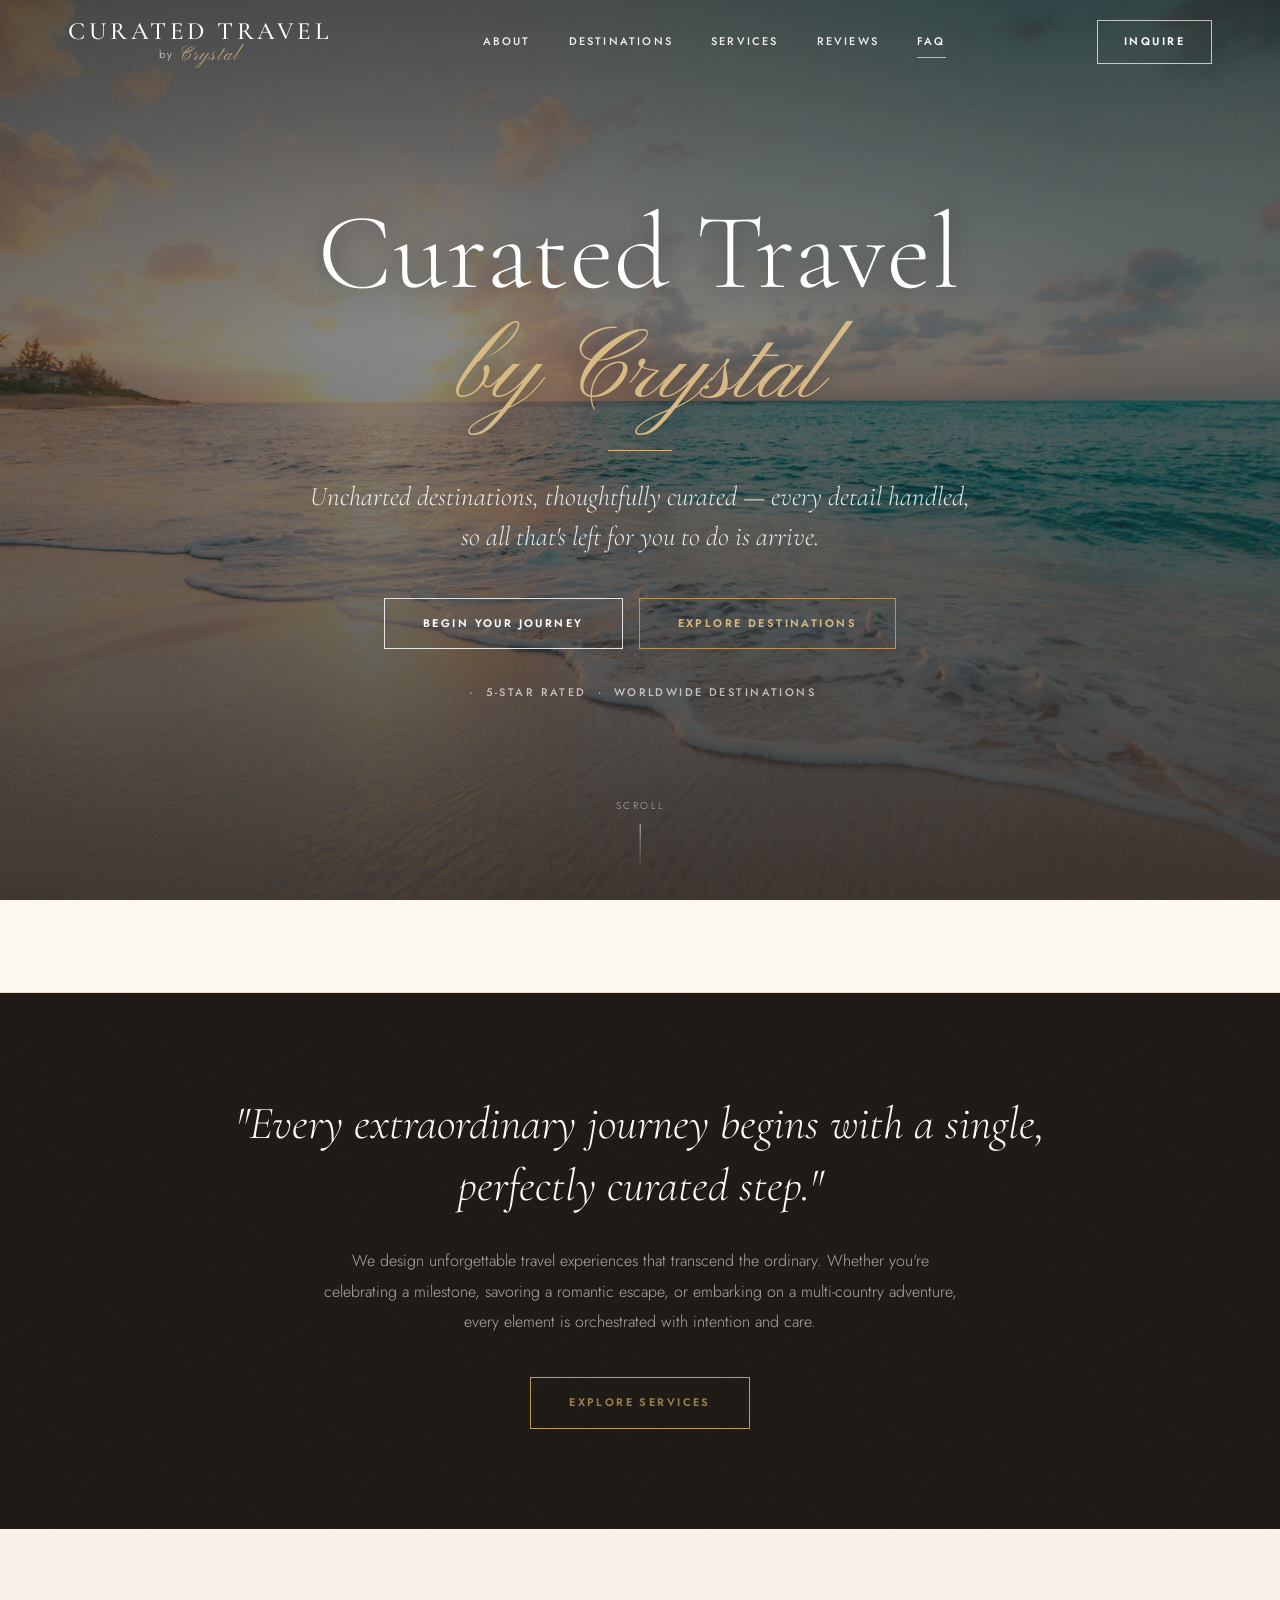
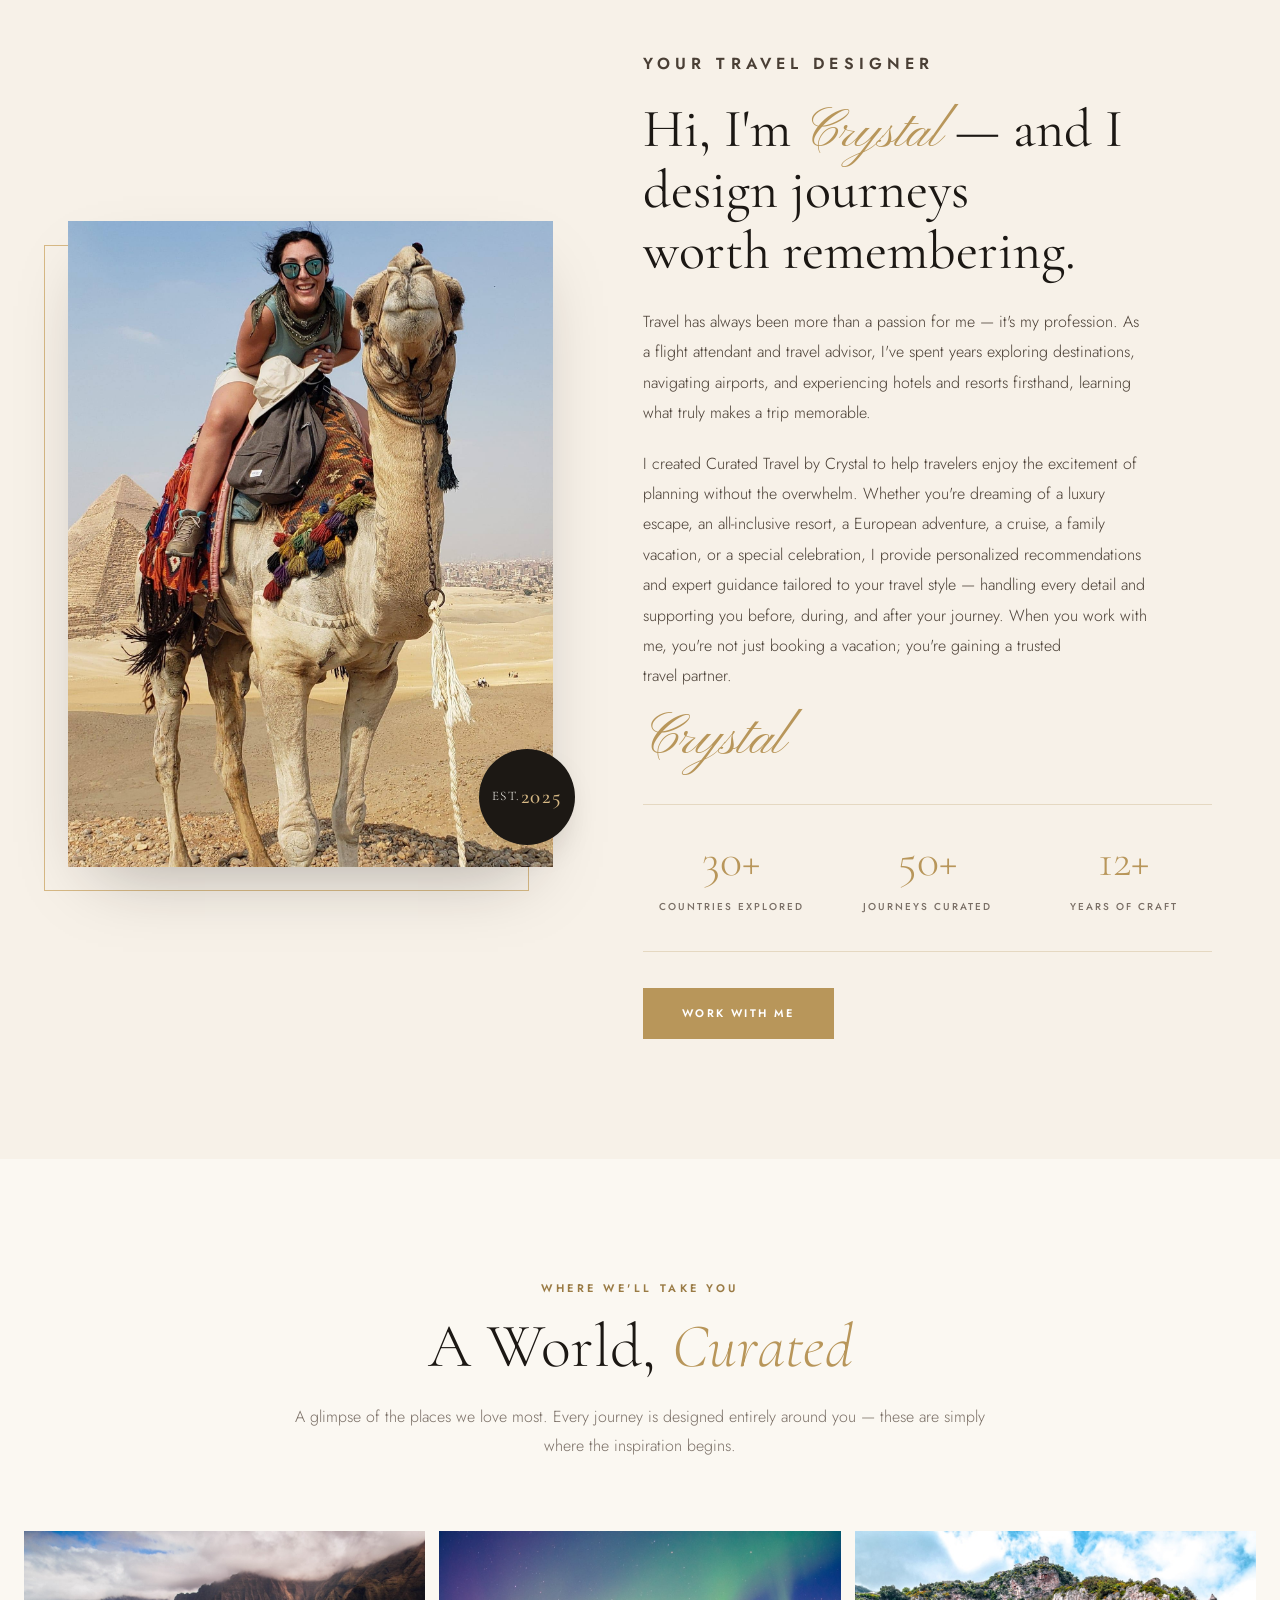
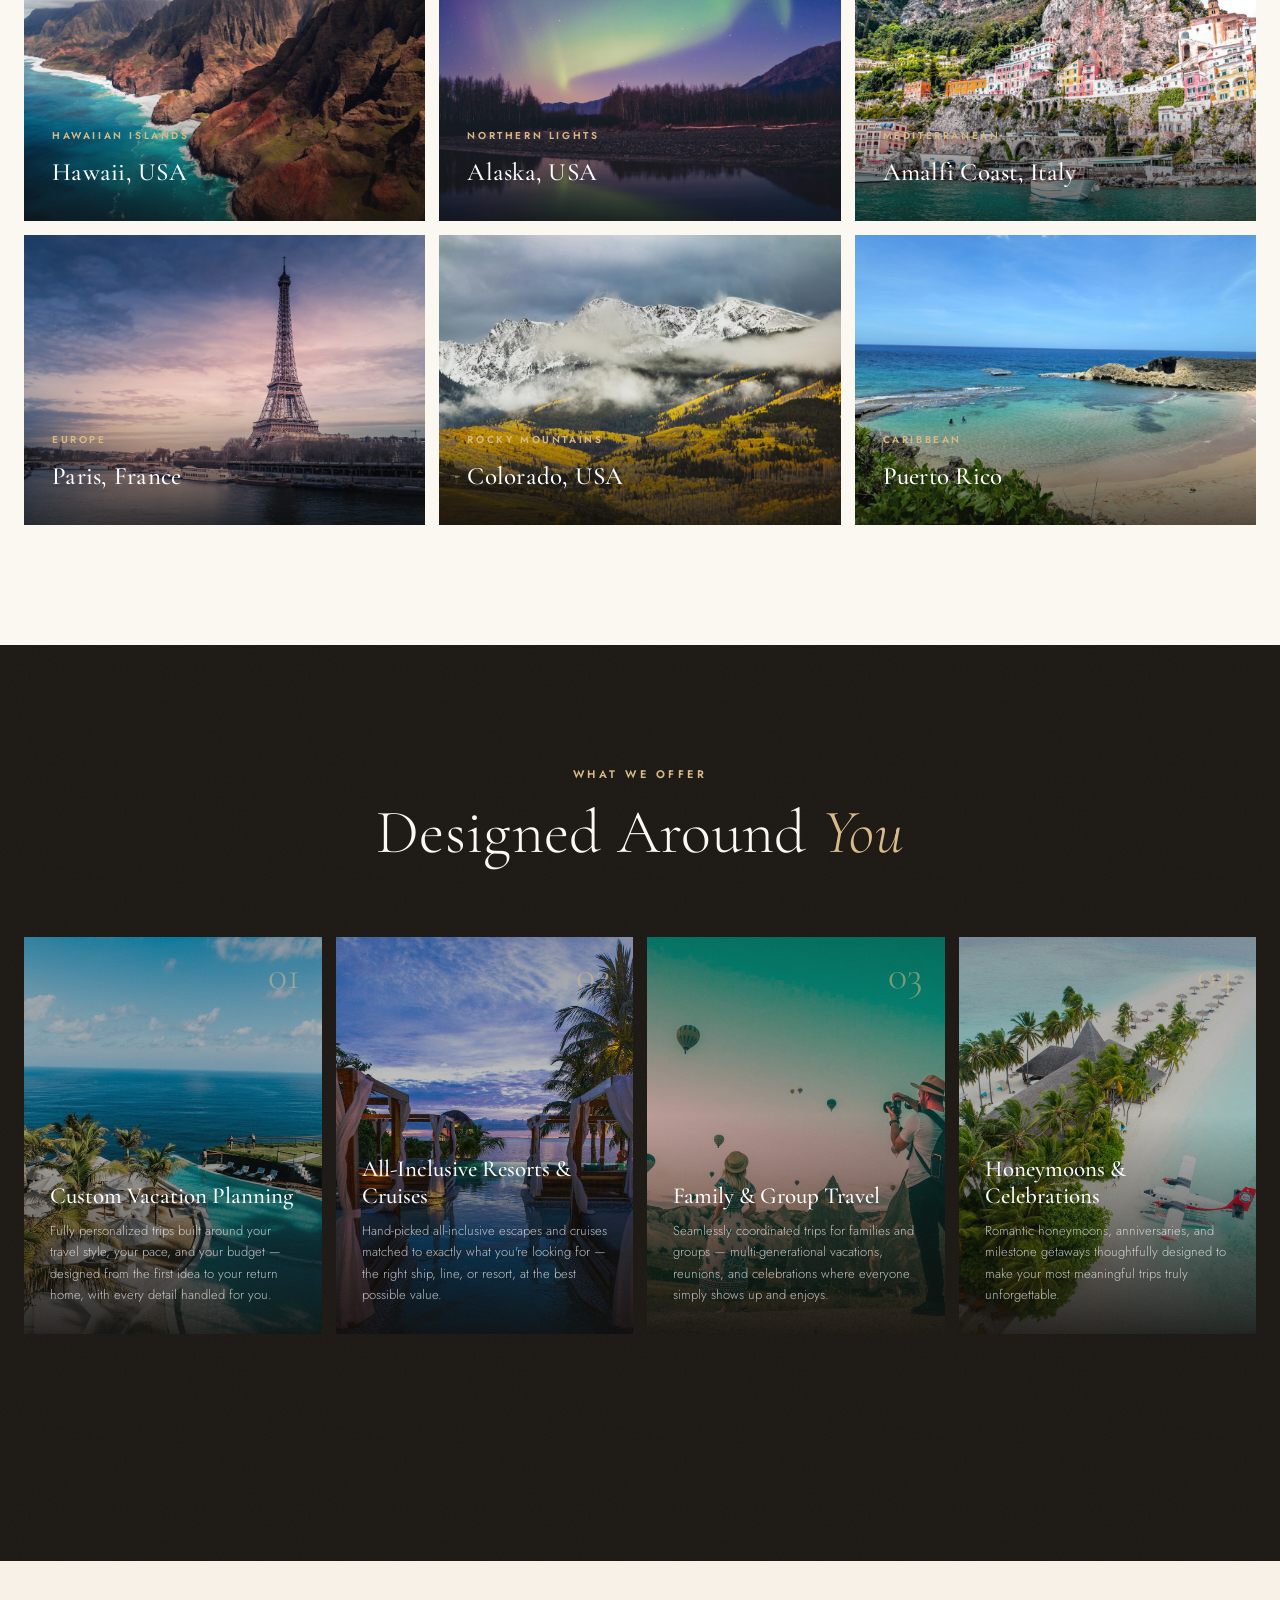
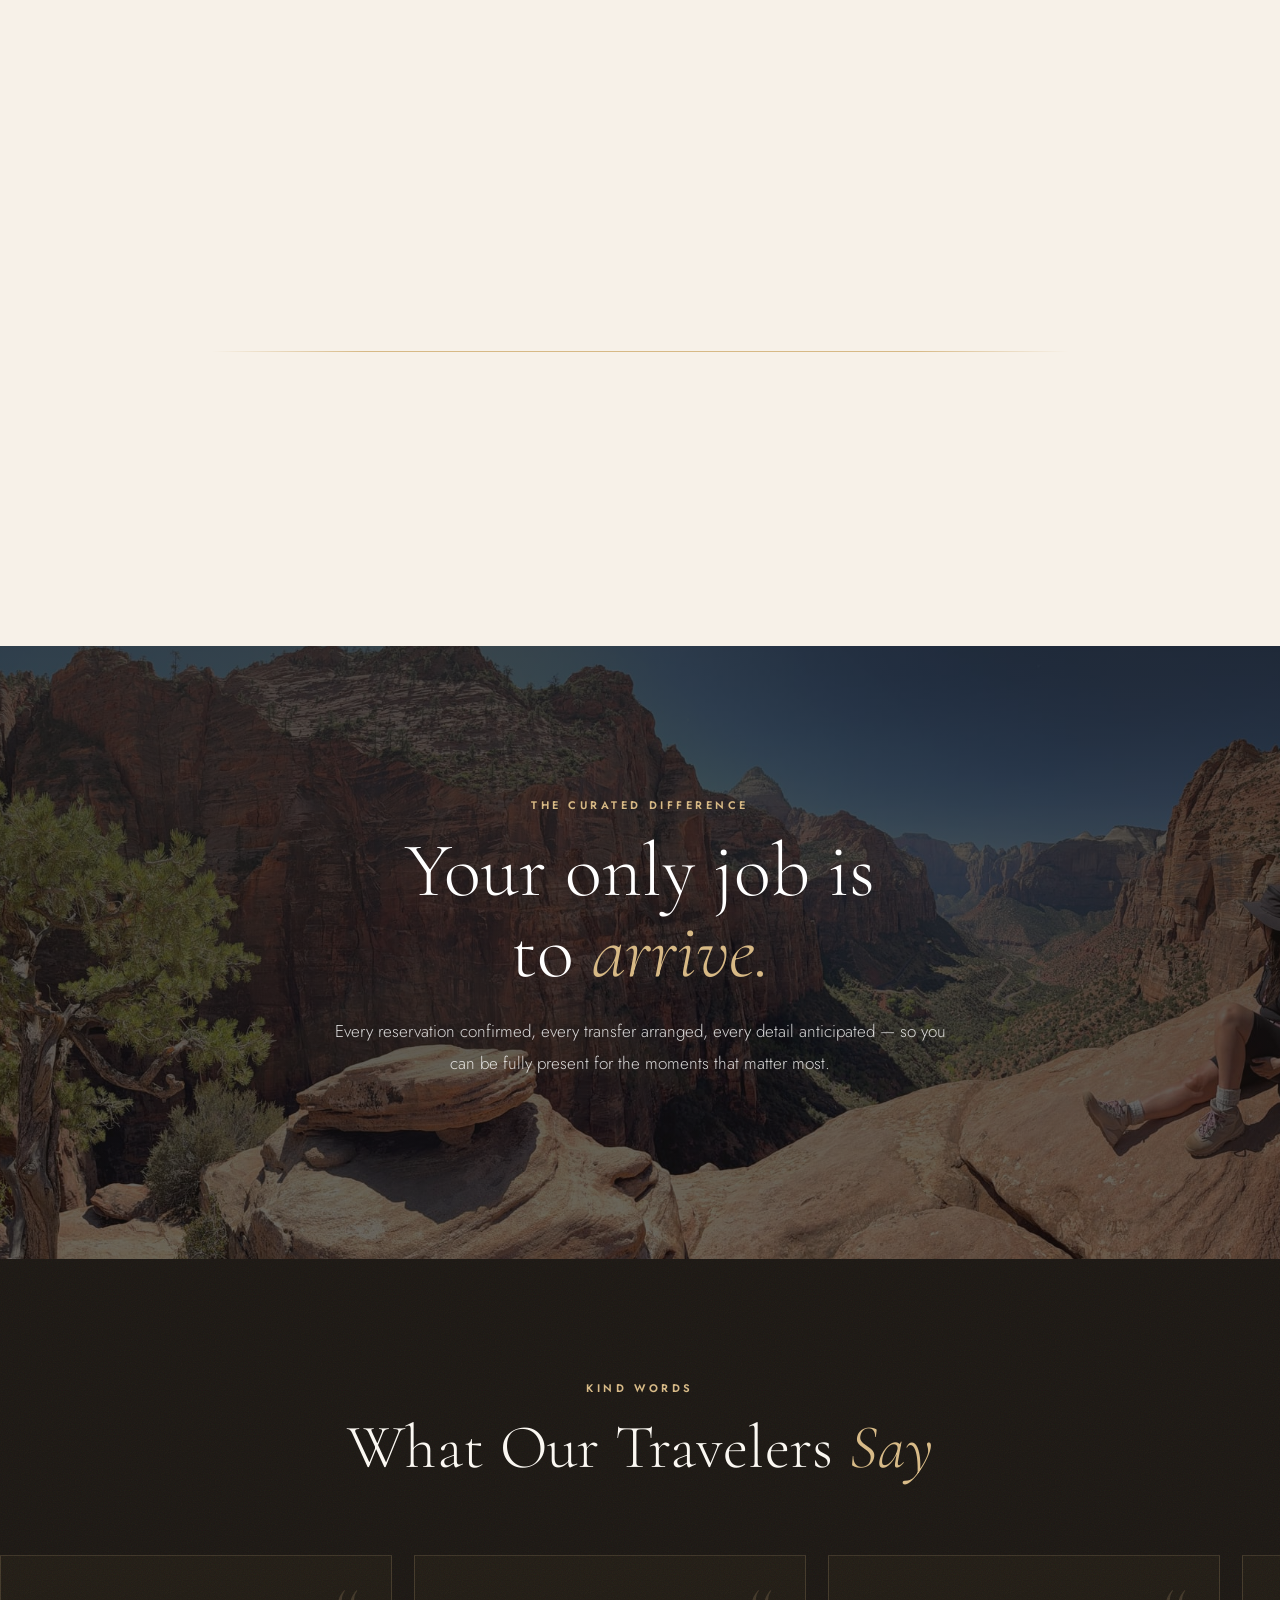
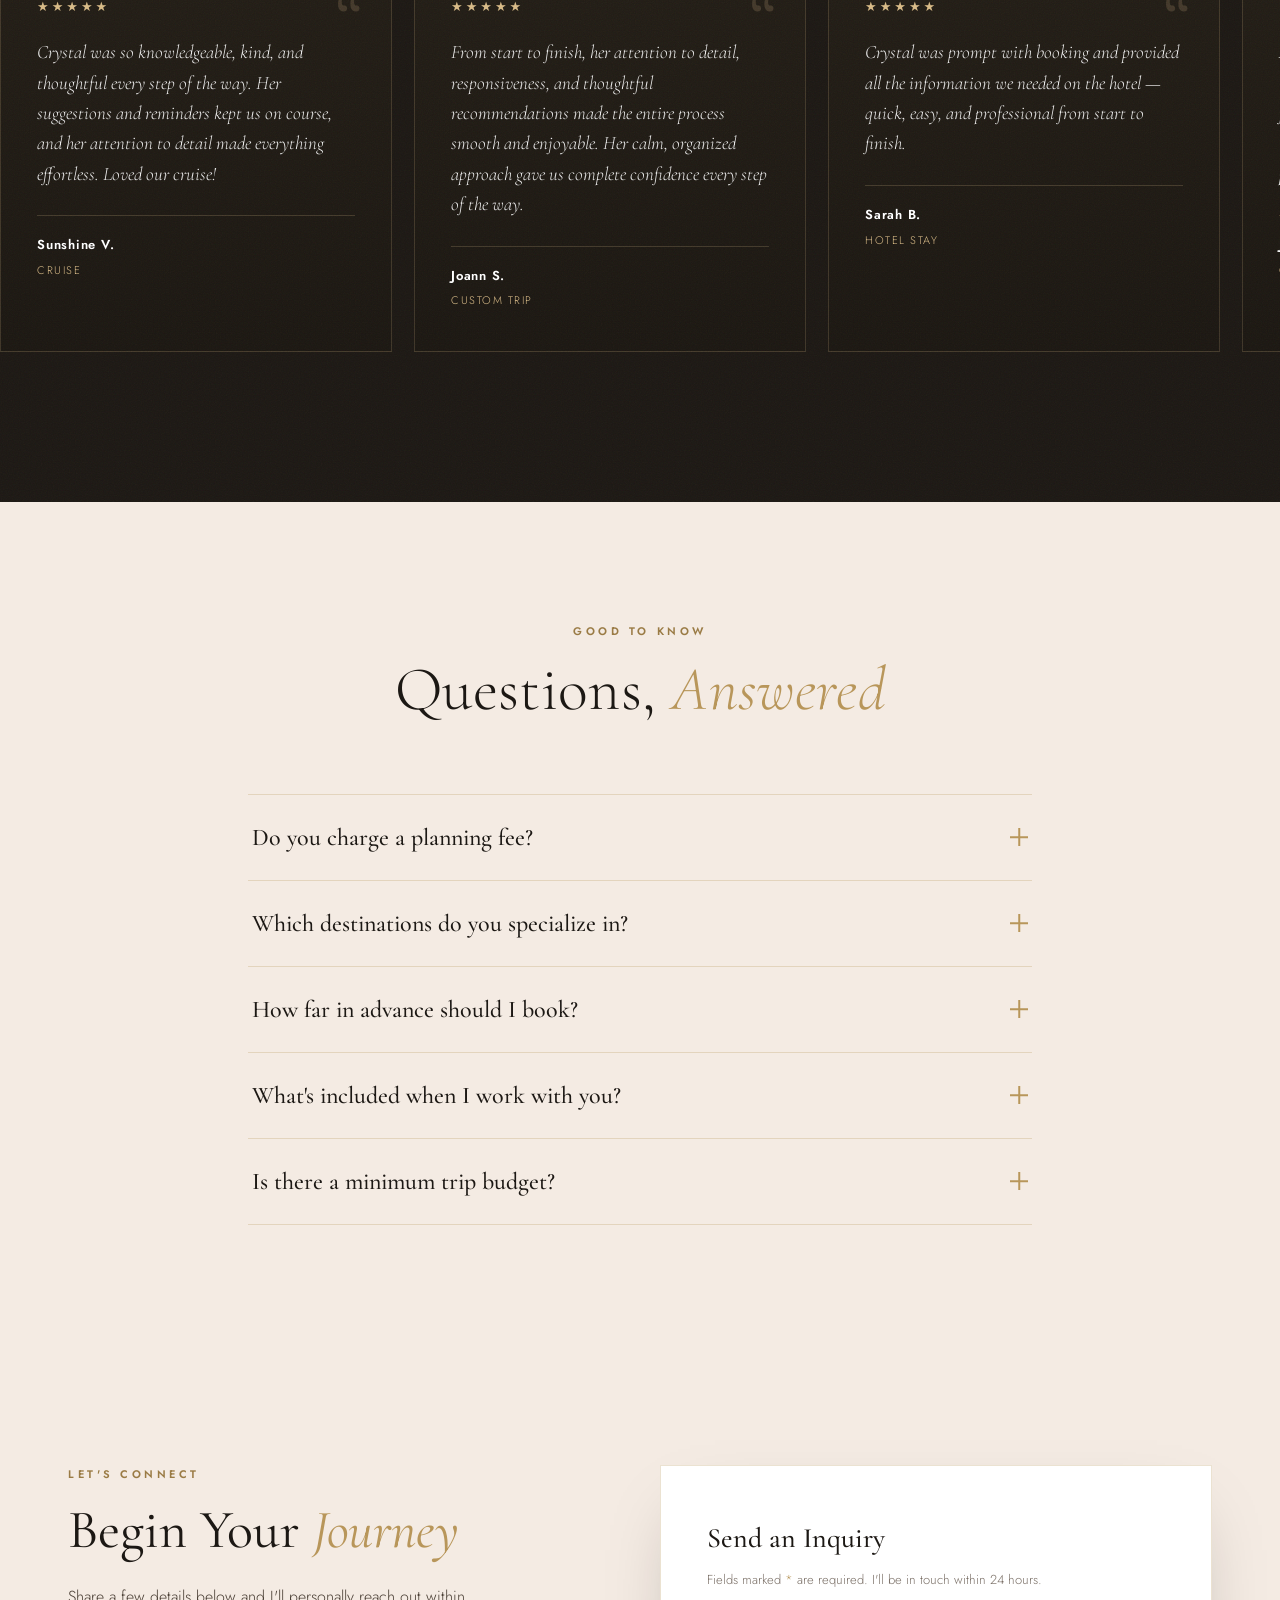
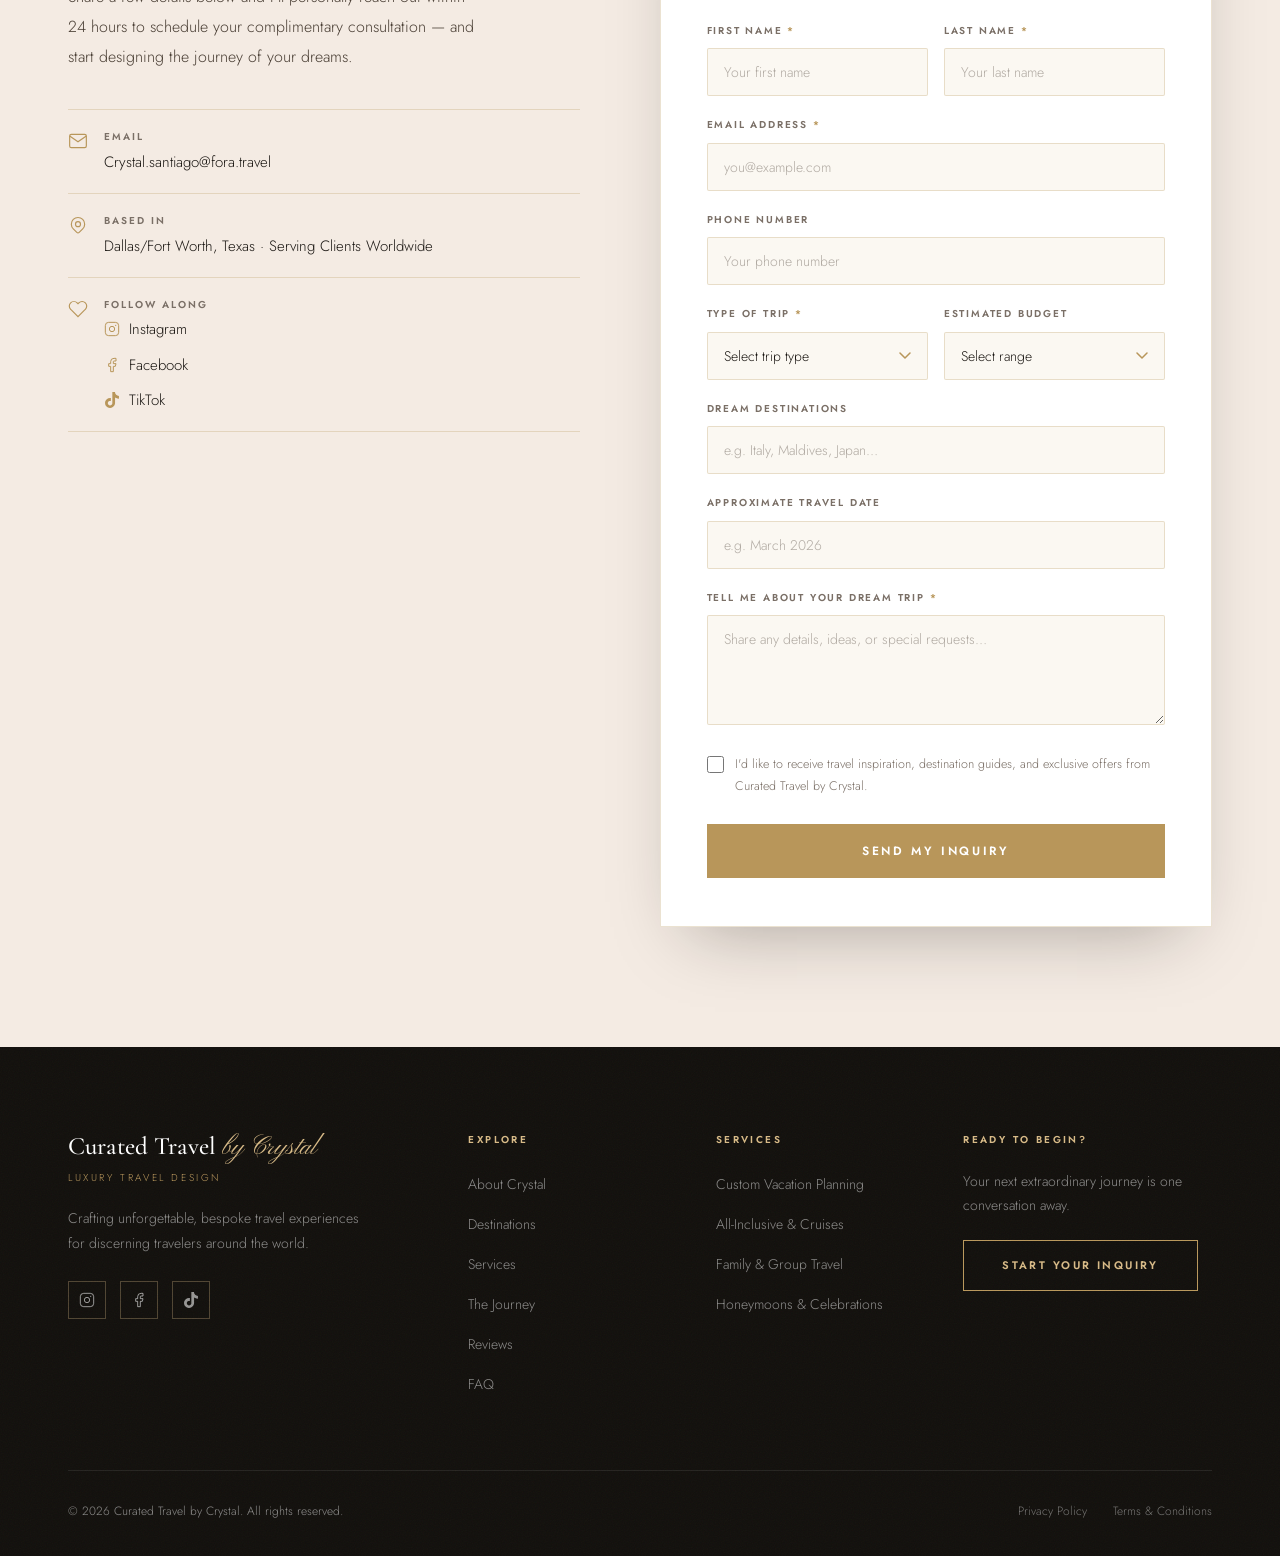
<file: index.html>
<!DOCTYPE html>
<html lang="en">
<head>
<meta charset="UTF-8">
<meta name="viewport" content="width=device-width, initial-scale=1.0">
<meta name="theme-color" content="#1C1814">
<title>Curated Travel by Crystal | Helping You Experience Uncharted Destinations Through Curated Travel</title>
<meta name="description" content="Curated Travel by Crystal — expert guidance and personalized itineraries for stress-free travel from start to finish.">
<link rel="canonical" href="https://curatedtravelsbycrystal.com/">

<!-- Open Graph / social sharing -->
<meta property="og:type" content="website">
<meta property="og:site_name" content="Curated Travel by Crystal">
<meta property="og:title" content="Curated Travel by Crystal | Uncharted Destinations, Thoughtfully Curated">
<meta property="og:description" content="Expert guidance and personalized itineraries for stress-free travel from start to finish.">
<meta property="og:image" content="images/hero.jpg">
<meta property="og:url" content="https://curatedtravelsbycrystal.com/">
<meta name="twitter:card" content="summary_large_image">
<meta name="twitter:title" content="Curated Travel by Crystal | Uncharted Destinations, Thoughtfully Curated">
<meta name="twitter:description" content="Expert guidance and personalized itineraries for stress-free travel from start to finish.">
<meta name="twitter:image" content="images/hero.jpg">

<!-- Favicon -->
<link rel="icon" type="image/svg+xml" href="favicon.svg">

<!-- Fonts -->
<link rel="preconnect" href="https://fonts.googleapis.com">
<link rel="preconnect" href="https://fonts.gstatic.com" crossorigin>
<link href="https://fonts.googleapis.com/css2?family=Cormorant+Garamond:ital,wght@0,300;0,400;0,500;0,600;1,300;1,400;1,500;1,600&family=Pinyon+Script&family=Jost:wght@300;400;500;600&display=swap" rel="stylesheet">

<!-- Hero image preload (largest contentful paint) -->
<link rel="preload" as="image" href="images/hero.jpg" fetchpriority="high">

<link rel="stylesheet" href="css/styles.css">
<noscript><style>.reveal{opacity:1!important;transform:none!important}.hero-img{opacity:1!important;transform:scale(1.02)!important}</style></noscript>

<!-- Structured data for search engines -->
<script type="application/ld+json">
{
  "@context": "https://schema.org",
  "@type": "TravelAgency",
  "name": "Curated Travel by Crystal",
  "description": "Bespoke luxury travel design for discerning travelers — honeymoons, anniversaries, family escapes and destination weddings.",
  "image": "images/hero.jpg",
  "url": "https://curatedtravelsbycrystal.com/",
  "email": "Crystal.santiago@fora.travel",
  "priceRange": "$$",
  "areaServed": "Worldwide",
  "address": { "@type": "PostalAddress", "addressLocality": "Dallas-Fort Worth", "addressRegion": "TX", "addressCountry": "US" },
  "sameAs": ["https://www.instagram.com/unchartedwithcrystal/", "https://www.facebook.com/unchartedwithcrystal/"]
}
</script>
</head>
<body>

<a href="#main" class="skip-link">Skip to content</a>

<!-- ─────────── NAVIGATION ─────────── -->
<header id="navbar" role="banner">
  <div class="nav-inner">
    <a href="#home" class="nav-logo" aria-label="Curated Travel by Crystal — Home">
      <span class="nav-logo-main">Curated Travel</span>
      <span class="nav-logo-sub">by <em class="signature">Crystal</em></span>
    </a>
    <nav class="nav-links" aria-label="Primary">
      <a href="#about" data-spy="about">About</a>
      <a href="#destinations" data-spy="destinations">Destinations</a>
      <a href="#services" data-spy="services">Services</a>
      <a href="#testimonials" data-spy="testimonials">Reviews</a>
      <a href="#faq" data-spy="faq">FAQ</a>
    </nav>
    <a href="#contact" class="btn btn-gold nav-cta">Inquire</a>
    <button class="nav-hamburger" id="hamburgerBtn" aria-label="Open menu" aria-expanded="false" aria-controls="mobileNav">
      <span></span><span></span><span></span>
    </button>
  </div>
</header>

<!-- Mobile drawer -->
<div class="mobile-nav" id="mobileNav" role="dialog" aria-modal="true" aria-label="Mobile navigation" hidden>
  <button class="mobile-close" id="mobileClose" aria-label="Close menu">&times;</button>
  <a href="#about">About</a>
  <a href="#destinations">Destinations</a>
  <a href="#services">Services</a>
  <a href="#process">Journey</a>
  <a href="#testimonials">Reviews</a>
  <a href="#faq">FAQ</a>
  <a href="#contact" class="mobile-cta">Begin Your Journey</a>
</div>

<main id="main">

<!-- ─────────── HERO ─────────── -->
<section id="home" class="hero" aria-label="Welcome">
  <div class="hero-media">
    <img src="images/hero.jpg" alt="A serene tropical beach at golden sunset" class="hero-img" fetchpriority="high">
  </div>
  <div class="hero-overlay" aria-hidden="true"></div>
  <div class="grain" aria-hidden="true"></div>
  <div class="hero-content">
    <h1 class="hero-title reveal">Curated Travel<br><span class="signature signature-xl">by Crystal</span></h1>
    <div class="hero-divider reveal" aria-hidden="true"></div>
    <p class="hero-subtitle reveal">Uncharted destinations, thoughtfully curated — every detail handled, so all that's left for you to do is&nbsp;arrive.</p>
    <div class="hero-actions reveal">
      <a href="#contact" class="btn btn-white">Begin Your Journey</a>
      <a href="#destinations" class="btn btn-ghost">Explore Destinations</a>
    </div>
    <p class="hero-trust reveal"> &nbsp;·&nbsp; 5-Star Rated &nbsp;·&nbsp; Worldwide Destinations</p>
  </div>
  <a href="#trust" class="hero-scroll" aria-label="Scroll down">
    <span>Scroll</span>
    <span class="scroll-line" aria-hidden="true"></span>
  </a>
</section>

<!-- ─────────── TRUST BAR ─────────── -->
<section id="trust" class="trust" aria-label="Affiliations">
  
</section>

<!-- ─────────── INTRO STRIP ─────────── -->
<section id="intro" class="intro" aria-label="Introduction">
  <div class="grain" aria-hidden="true"></div>
  <div class="container">
    <p class="intro-quote reveal">"Every extraordinary journey begins with a single, perfectly curated&nbsp;step."</p>
    <p class="intro-body reveal">We design unforgettable travel experiences that transcend the ordinary. Whether you're celebrating a milestone, savoring a romantic escape, or embarking on a multi-country adventure, every element is orchestrated with intention and&nbsp;care.</p>
    <a href="#services" class="btn btn-ghost reveal">Explore Services</a>
  </div>
</section>

<!-- ─────────── ABOUT ─────────── -->
<section id="about" class="about" aria-label="About Crystal">
  <div class="container">
    <div class="about-grid">
      <div class="about-photo-wrap reveal">
        <div class="about-photo">
          <img src="images/egypt.jpeg" alt="Crystal, your luxury travel designer" loading="lazy" width="600" height="800">
        </div>
        <span class="about-frame" aria-hidden="true"></span>
        <span class="about-badge" aria-hidden="true">Est.<br><strong>2025</strong></span>
      </div>
      <div class="about-text">
        <p class="section-label reveal">Your Travel Designer</p>
        <h2 class="reveal">Hi, I'm <span class="signature">Crystal</span> — and I design journeys worth&nbsp;remembering.</h2>
        <p class="reveal">Travel has always been more than a passion for me — it's my profession. As a flight attendant and travel advisor, I've spent years exploring destinations, navigating airports, and experiencing hotels and resorts firsthand, learning what truly makes a trip&nbsp;memorable.</p>
        <p class="reveal">I created Curated Travel by Crystal to help travelers enjoy the excitement of planning without the overwhelm. Whether you're dreaming of a luxury escape, an all-inclusive resort, a European adventure, a cruise, a family vacation, or a special celebration, I provide personalized recommendations and expert guidance tailored to your travel style — handling every detail and supporting you before, during, and after your journey. When you work with me, you're not just booking a vacation; you're gaining a trusted travel&nbsp;partner.</p>
        <p class="about-sign reveal"><span class="signature signature-lg">Crystal</span></p>
        <div class="stats reveal" aria-label="Highlights">
          <div class="stat"><span class="stat-num" data-count="30" data-suffix="+">0</span><span class="stat-label">Countries Explored</span></div>
          <div class="stat"><span class="stat-num" data-count="50" data-suffix="+">0</span><span class="stat-label">Journeys Curated</span></div>
          <div class="stat"><span class="stat-num" data-count="12" data-suffix="+">0</span><span class="stat-label">Years of Craft</span></div>
        </div>
        <a href="#contact" class="btn btn-gold-solid reveal">Work With Me</a>
      </div>
    </div>
  </div>
</section>

<!-- ─────────── DESTINATIONS ─────────── -->
<section id="destinations" class="destinations" aria-label="Destinations">
  <div class="container">
    <div class="section-head reveal">
      <p class="section-label">Where We'll Take You</p>
      <h2>A World, <span class="italic-gold">Curated</span></h2>
      <p class="section-intro">A glimpse of the places we love most. Every journey is designed entirely around you — these are simply where the inspiration&nbsp;begins.</p>
    </div>
  </div>
  <div class="dest-grid">
    <figure class="dest-cell reveal">
      <img src="images/dest-hawaii.jpg" alt="An aerial view of Hawaii's lush volcanic sea cliffs above turquoise surf" loading="lazy" width="1200" height="800">
      <figcaption><span class="dest-region">Hawaiian Islands</span><span class="dest-name">Hawaii, USA</span></figcaption>
    </figure>
    <figure class="dest-cell reveal">
      <img src="images/dest-alaska.jpg" alt="The green and violet northern lights over an Alaskan mountain and river" loading="lazy" width="1200" height="800">
      <figcaption><span class="dest-region">Northern Lights</span><span class="dest-name">Alaska, USA</span></figcaption>
    </figure>
    <figure class="dest-cell reveal">
      <img src="images/dest-amalfi.jpg" alt="A colorful cliffside village above turquoise water on the Amalfi Coast, Italy" loading="lazy" width="1200" height="800">
      <figcaption><span class="dest-region">Mediterranean</span><span class="dest-name">Amalfi Coast, Italy</span></figcaption>
    </figure>
    <figure class="dest-cell reveal">
      <img src="images/dest-paris.jpg" alt="The Eiffel Tower at dusk in Paris, France" loading="lazy" width="1200" height="800">
      <figcaption><span class="dest-region">Europe</span><span class="dest-name">Paris, France</span></figcaption>
    </figure>
    <figure class="dest-cell reveal">
      <img src="images/dest-colorado.jpg" alt="Snow-capped Rocky Mountain peaks above golden aspen forests near Breckenridge, Colorado" loading="lazy" width="1200" height="800">
      <figcaption><span class="dest-region">Rocky Mountains</span><span class="dest-name">Colorado, USA</span></figcaption>
    </figure>
    <figure class="dest-cell reveal">
      <img src="images/dest-puertorico.jpg" alt="A vibrant turquoise cove with golden sand and lush greenery in Puerto Rico" loading="lazy" width="1200" height="800">
      <figcaption><span class="dest-region">Caribbean</span><span class="dest-name">Puerto Rico</span></figcaption>
    </figure>
  </div>
</section>

<!-- ─────────── SERVICES ─────────── -->
<section id="services" class="services" aria-label="Services">
  <div class="grain" aria-hidden="true"></div>
  <div class="container">
    <div class="section-head reveal">
      <p class="section-label light">What We Offer</p>
      <h2 class="on-dark">Designed Around <span class="italic-gold-lt">You</span></h2>
    </div>
  </div>
  <div class="services-grid">
    <article class="service-card reveal">
      <img src="images/service-hotels.jpg" alt="A clifftop infinity pool overlooking the ocean" loading="lazy" width="800" height="600">
      <span class="service-num" aria-hidden="true">01</span>
      <div class="service-info">
        <h3>Custom Vacation Planning</h3>
        <p>Fully personalized trips built around your travel style, your pace, and your budget — designed from the first idea to your return home, with every detail handled for you.</p>
      </div>
    </article>
    <article class="service-card reveal">
      <img src="images/service-weddings.jpg" alt="Candle-lit cabanas beside an infinity pool at sunset" loading="lazy" width="800" height="600">
      <span class="service-num" aria-hidden="true">02</span>
      <div class="service-info">
        <h3>All-Inclusive Resorts &amp; Cruises</h3>
        <p>Hand-picked all-inclusive escapes and cruises matched to exactly what you're looking for — the right ship, line, or resort, at the best possible value.</p>
      </div>
    </article>
    <article class="service-card reveal">
      <img src="images/service-itineraries.jpg" alt="Hot air balloons drifting over Cappadocia at dawn" loading="lazy" width="800" height="600">
      <span class="service-num" aria-hidden="true">03</span>
      <div class="service-info">
        <h3>Family &amp; Group Travel</h3>
        <p>Seamlessly coordinated trips for families and groups — multi-generational vacations, reunions, and celebrations where everyone simply shows up and enjoys.</p>
      </div>
    </article>
    <article class="service-card reveal">
      <img src="images/service-alacarte.jpg" alt="A seaplane arriving at a white-sand island beach" loading="lazy" width="800" height="600">
      <span class="service-num" aria-hidden="true">04</span>
      <div class="service-info">
        <h3>Honeymoons &amp; Celebrations</h3>
        <p>Romantic honeymoons, anniversaries, and milestone getaways thoughtfully designed to make your most meaningful trips truly unforgettable.</p>
      </div>
    </article>
  </div>
  <div class="services-cta reveal">
    <a href="#contact" class="btn btn-white">Inquire About Services</a>
  </div>
</section>

<!-- ─────────── PROCESS ─────────── -->
<section id="process" class="process" aria-label="How it works">
  <div class="container">
    <div class="section-head reveal">
      <p class="section-label">How It Works</p>
      <h2>Your Journey to <span class="italic-gold">Effortless</span> Travel</h2>
    </div>
    <ol class="process-steps">
      <li class="step reveal">
        <span class="step-num" aria-hidden="true">1</span>
        <h3>Consultation</h3>
        <p>We begin with a complimentary call to understand your travel dreams, preferences, and budget.</p>
      </li>
      <li class="step reveal">
        <span class="step-num" aria-hidden="true">2</span>
        <h3>Design</h3>
        <p>I craft a bespoke itinerary tailored entirely to you — every detail thoughtfully hand-selected.</p>
      </li>
      <li class="step reveal">
        <span class="step-num" aria-hidden="true">3</span>
        <h3>Refine</h3>
        <p>We review together and fine-tune until your journey is exactly as you've imagined it.</p>
      </li>
      <li class="step reveal">
        <span class="step-num" aria-hidden="true">4</span>
        <h3>Travel</h3>
        <p>I handle every reservation, then you depart with complete confidence — I'm a message away throughout your entire trip.</p>
      </li>
    </ol>
  </div>
</section>

<!-- ─────────── PARALLAX DIFFERENCE BAND ─────────── -->
<section id="difference" class="difference" aria-label="The curated difference">
  <div class="difference-bg" aria-hidden="true"></div>
  <div class="difference-overlay" aria-hidden="true"></div>
  <div class="container difference-content">
    <p class="section-label light reveal">The Curated Difference</p>
    <p class="difference-line reveal">Your only job is to&nbsp;<span class="italic-gold-lt">arrive.</span></p>
    <p class="difference-sub reveal">Every reservation confirmed, every transfer arranged, every detail anticipated — so you can be fully present for the moments that matter&nbsp;most.</p>
  </div>
</section>

<!-- ─────────── TESTIMONIALS ─────────── -->
<section id="testimonials" class="testimonials" aria-label="Client testimonials">
  <div class="grain" aria-hidden="true"></div>
  <div class="container">
    <div class="section-head reveal">
      <p class="section-label light">Kind Words</p>
      <h2 class="on-dark">What Our Travelers <span class="italic-gold-lt">Say</span></h2>
    </div>
  </div>
  <div class="testimonials-track" role="list" aria-label="Testimonials">
    <figure class="testimonial-card" role="listitem">
      <div class="stars" aria-label="5 out of 5 stars">★★★★★</div>
      <blockquote>Crystal was so knowledgeable, kind, and thoughtful every step of the way. Her suggestions and reminders kept us on course, and her attention to detail made everything effortless. Loved our cruise!</blockquote>
      <figcaption><span class="t-name">Sunshine V.</span><span class="t-trip">Cruise</span></figcaption>
    </figure>
    <figure class="testimonial-card" role="listitem">
      <div class="stars" aria-label="5 out of 5 stars">★★★★★</div>
      <blockquote>From start to finish, her attention to detail, responsiveness, and thoughtful recommendations made the entire process smooth and enjoyable. Her calm, organized approach gave us complete confidence every step of the way.</blockquote>
      <figcaption><span class="t-name">Joann S.</span><span class="t-trip">Custom Trip</span></figcaption>
    </figure>
    <figure class="testimonial-card" role="listitem">
      <div class="stars" aria-label="5 out of 5 stars">★★★★★</div>
      <blockquote>Crystal was prompt with booking and provided all the information we needed on the hotel — quick, easy, and professional from start to finish.</blockquote>
      <figcaption><span class="t-name">Sarah B.</span><span class="t-trip">Hotel Stay</span></figcaption>
    </figure>
    <figure class="testimonial-card" role="listitem">
      <div class="stars" aria-label="5 out of 5 stars">★★★★★</div>
      <blockquote>An amazing experience — definitely 5 out of 5! Crystal made the entire process easy and stress-free, handling every detail so everything came together seamlessly. Timely, responsive, and professional throughout.</blockquote>
      <figcaption><span class="t-name">Jay P.</span><span class="t-trip">Custom Trip</span></figcaption>
    </figure>
    <figure class="testimonial-card" role="listitem">
      <div class="stars" aria-label="5 out of 5 stars">★★★★★</div>
      <blockquote>From start to finish the process was seamless, efficient, and genuinely stress-free. No matter how specific my needs became, Crystal always found a way to make it happen. I could fully express what I wanted, then trust her with the details — and she absolutely delivered.</blockquote>
      <figcaption><span class="t-name">Jc S.</span><span class="t-trip">Getaway · Fredericksburg, TX</span></figcaption>
    </figure>
  </div>
</section>

<!-- ─────────── FAQ ─────────── -->
<section id="faq" class="faq" aria-label="Frequently asked questions">
  <div class="container container-narrow">
    <div class="section-head reveal">
      <p class="section-label">Good to Know</p>
      <h2>Questions, <span class="italic-gold">Answered</span></h2>
    </div>
    <div class="faq-list">
      <div class="faq-item reveal">
        <button class="faq-q" aria-expanded="false">Do you charge a planning fee?<span class="faq-icon" aria-hidden="true"></span></button>
        <div class="faq-a"><p>I don't charge planning fees for most vacations, cruises, and resort stays. Fees are reserved for highly customized itineraries that require extensive research and coordination — particularly multi-destination and international trips, and itineraries with multiple travelers. Standalone airline ticket bookings always include a service fee.</p></div>
      </div>
      <div class="faq-item reveal">
        <button class="faq-q" aria-expanded="false">Which destinations do you specialize in?<span class="faq-icon" aria-hidden="true"></span></button>
        <div class="faq-a"><p>I specialize in Puerto Rico, the Caribbean, Hawaii, and Florida, along with Spain, Ireland, and the U.S. Northeast — Boston, Cape Cod, and Maine. Wherever you're headed, I design the journey entirely around you.</p></div>
      </div>
      <div class="faq-item reveal">
        <button class="faq-q" aria-expanded="false">How far in advance should I book?<span class="faq-icon" aria-hidden="true"></span></button>
        <div class="faq-a"><p>We recommend reaching out 3–6 months ahead for most journeys, and 9–12 months for peak-season travel, special celebrations, or complex multi-country itineraries.</p></div>
      </div>
      <div class="faq-item reveal">
        <button class="faq-q" aria-expanded="false">What's included when I work with you?<span class="faq-icon" aria-hidden="true"></span></button>
        <div class="faq-a"><p>A personalized itinerary, every reservation handled, VIP perks and upgrades where available, 24/7 in-trip support, and a single dedicated point of contact from first idea to final sunset.</p></div>
      </div>
      <div class="faq-item reveal">
        <button class="faq-q" aria-expanded="false">Is there a minimum trip budget?<span class="faq-icon" aria-hidden="true"></span></button>
        <div class="faq-a"><p>There's no trip too small — I work on getaways starting around $200 and up through luxury escapes. Sharing a rough budget up front simply helps me match every recommendation to what matters most to you.</p></div>
      </div>
    </div>
  </div>
</section>

<!-- ─────────── CONTACT ─────────── -->
<section id="contact" class="contact" aria-label="Contact and inquiry">
  <div class="container">
    <div class="contact-grid">
      <div class="contact-info">
        <p class="section-label reveal">Let's Connect</p>
        <h2 class="reveal">Begin Your <span class="italic-gold">Journey</span></h2>
        <p class="contact-lead reveal">Share a few details below and I'll personally reach out within 24 hours to schedule your complimentary consultation — and start designing the journey of your&nbsp;dreams.</p>
        <ul class="contact-details reveal" role="list">
          <li>
            <svg viewBox="0 0 24 24" fill="none" stroke="currentColor" stroke-width="1.4" aria-hidden="true"><path d="M4 4h16c1.1 0 2 .9 2 2v12c0 1.1-.9 2-2 2H4c-1.1 0-2-.9-2-2V6c0-1.1.9-2 2-2z"/><polyline points="22,6 12,13 2,6"/></svg>
            <div><strong>Email</strong><a href="mailto:Crystal.santiago@fora.travel">Crystal.santiago@fora.travel</a></div>
          </li>
          <!-- Phone hidden until a real number is added. To restore: uncomment and set the number.
          <li>
            <svg viewBox="0 0 24 24" fill="none" stroke="currentColor" stroke-width="1.4" aria-hidden="true"><path d="M22 16.92v3a2 2 0 0 1-2.18 2 19.79 19.79 0 0 1-8.63-3.07A19.5 19.5 0 0 1 4.69 12 19.79 19.79 0 0 1 1.61 3.18 2 2 0 0 1 3.59 1h3a2 2 0 0 1 2 1.72 12.84 12.84 0 0 0 .7 2.81 2 2 0 0 1-.45 2.11L7.91 8.96a16 16 0 0 0 6.12 6.12l1.27-1.27a2 2 0 0 1 2.11-.45 12.84 12.84 0 0 0 2.81.7A2 2 0 0 1 22 16.92z"/></svg>
            <div><strong>Phone</strong><a href="tel:+1XXXXXXXXXX">(XXX) XXX-XXXX</a></div>
          </li>
          -->
          <li>
            <svg viewBox="0 0 24 24" fill="none" stroke="currentColor" stroke-width="1.4" aria-hidden="true"><path d="M17.657 16.657L13.414 20.9a2 2 0 0 1-2.827 0l-4.244-4.243a8 8 0 1 1 11.314 0z"/><circle cx="12" cy="11" r="3"/></svg>
            <div><strong>Based In</strong><span>Dallas/Fort Worth, Texas · Serving Clients Worldwide</span></div>
          </li>
          <li>
            <svg viewBox="0 0 24 24" fill="none" stroke="currentColor" stroke-width="1.4" aria-hidden="true"><path d="M20.84 4.61a5.5 5.5 0 0 0-7.78 0L12 5.67l-1.06-1.06a5.5 5.5 0 0 0-7.78 7.78l1.06 1.06L12 21.23l7.78-7.78 1.06-1.06a5.5 5.5 0 0 0 0-7.78z"/></svg>
            <div><strong>Follow Along</strong>
              <a class="social-row" href="https://www.instagram.com/unchartedwithcrystal/" target="_blank" rel="noopener">
                <svg viewBox="0 0 24 24" fill="none" stroke="currentColor" stroke-width="1.5" aria-hidden="true"><rect x="2" y="2" width="20" height="20" rx="5"/><circle cx="12" cy="12" r="4"/><circle cx="17.5" cy="6.5" r="1" fill="currentColor" stroke="none"/></svg>
                <span>Instagram</span></a>
              <a class="social-row" href="https://www.facebook.com/unchartedwithcrystal/" target="_blank" rel="noopener">
                <svg viewBox="0 0 24 24" fill="none" stroke="currentColor" stroke-width="1.5" aria-hidden="true"><path d="M18 2h-3a5 5 0 0 0-5 5v3H7v4h3v8h4v-8h3l1-4h-4V7a1 1 0 0 1 1-1h3z"/></svg>
                <span>Facebook</span></a>
              <a class="social-row" href="https://www.tiktok.com/@unchartedwithcrystal" target="_blank" rel="noopener">
                <svg viewBox="0 0 24 24" fill="currentColor" stroke="none" aria-hidden="true"><path d="M12.53.02C13.84 0 15.14.01 16.44 0c.08 1.53.63 3.09 1.75 4.17 1.12 1.11 2.7 1.62 4.24 1.79v4.03c-1.44-.05-2.89-.35-4.2-.97-.57-.26-1.1-.59-1.62-.93-.01 2.92.01 5.84-.02 8.75-.08 1.4-.54 2.79-1.35 3.94-1.31 1.92-3.58 3.17-5.91 3.21-1.43.08-2.86-.31-4.08-1.03-2.02-1.19-3.44-3.37-3.65-5.71-.02-.5-.03-1-.01-1.49.18-1.9 1.12-3.72 2.58-4.96 1.66-1.44 3.98-2.13 6.15-1.72.02 1.48-.04 2.96-.04 4.44-.99-.32-2.15-.23-3.02.37-.63.41-1.11 1.04-1.36 1.75-.21.51-.15 1.08-.14 1.62.24 1.64 1.82 3.02 3.5 2.87 1.12-.01 2.19-.66 2.77-1.61.19-.33.4-.67.41-1.06.1-1.79.06-3.57.07-5.36.01-4.03-.01-8.05.02-12.07z"/></svg>
                <span>TikTok</span></a>
            </div>
          </li>
        </ul>
      </div>

      <div class="contact-form-wrap reveal">
        <form class="contact-form" id="inquiryForm" novalidate>
          <h3 class="form-title">Send an Inquiry</h3>
          <p class="form-subtitle">Fields marked <span class="req">*</span> are required. I'll be in touch within 24&nbsp;hours.</p>

          <div class="form-row">
            <div class="form-group">
              <label for="firstName">First Name <span class="req">*</span></label>
              <input type="text" id="firstName" name="firstName" placeholder="Your first name" required autocomplete="given-name">
            </div>
            <div class="form-group">
              <label for="lastName">Last Name <span class="req">*</span></label>
              <input type="text" id="lastName" name="lastName" placeholder="Your last name" required autocomplete="family-name">
            </div>
          </div>

          <div class="form-group">
            <label for="email">Email Address <span class="req">*</span></label>
            <input type="email" id="email" name="email" placeholder="you@example.com" required autocomplete="email">
          </div>

          <div class="form-group">
            <label for="phone">Phone Number</label>
            <input type="tel" id="phone" name="phone" placeholder="Your phone number" autocomplete="tel">
          </div>

          <div class="form-row">
            <div class="form-group">
              <label for="travelType">Type of Trip <span class="req">*</span></label>
              <select id="travelType" name="travelType" required>
                <option value="" disabled selected>Select trip type</option>
                <option>Adventure</option>
                <option>All-Inclusive</option>
                <option>Anniversary</option>
                <option>Destination Wedding</option>
                <option>Family Vacation</option>
                <option>Group Travel</option>
                <option>Honeymoon</option>
                <option>Romantic Getaway</option>
                <option>Solo Travel</option>
                <option>Other</option>
              </select>
            </div>
            <div class="form-group">
              <label for="budget">Estimated Budget</label>
              <select id="budget" name="budget">
                <option value="" disabled selected>Select range</option>
                <option>Under $5,000</option>
                <option>$5,000 – $10,000</option>
                <option>$10,000 – $15,000</option>
                <option>$15,000 – $20,000</option>
                <option>$20,000+</option>
              </select>
            </div>
          </div>

          <div class="form-group">
            <label for="dreamDestinations">Dream Destinations</label>
            <input type="text" id="dreamDestinations" name="destinations" placeholder="e.g. Italy, Maldives, Japan…">
          </div>

          <div class="form-group">
            <label for="travelDate">Approximate Travel Date</label>
            <input type="text" id="travelDate" name="travelDate" placeholder="e.g. March 2026">
          </div>

          <div class="form-group">
            <label for="message">Tell Me About Your Dream Trip <span class="req">*</span></label>
            <textarea id="message" name="message" rows="4" placeholder="Share any details, ideas, or special requests…" required></textarea>
          </div>

          <label class="form-check">
            <input type="checkbox" id="newsletter" name="newsletter" value="yes">
            <span>I'd like to receive travel inspiration, destination guides, and exclusive offers from Curated Travel by Crystal.</span>
          </label>

          <!-- Honeypot — hidden from people, catches bots -->
          <div class="hp-field" aria-hidden="true">
            <label for="website_url">Leave this field blank</label>
            <input type="text" id="website_url" name="website_url" tabindex="-1" autocomplete="off">
          </div>

          <button type="submit" class="btn btn-gold-solid form-submit" id="submitBtn">Send My Inquiry</button>
          <div class="form-message" id="formMessage" role="alert" aria-live="polite"></div>
        </form>
      </div>
    </div>
  </div>
</section>

</main>

<!-- ─────────── FOOTER ─────────── -->
<footer class="footer" role="contentinfo">
  <div class="grain" aria-hidden="true"></div>
  <div class="container">
    <div class="footer-grid">
      <div class="footer-brand">
        <p class="footer-name">Curated Travel <span class="signature">by Crystal</span></p>
        <span class="footer-sub">Luxury Travel Design</span>
        <p class="footer-desc">Crafting unforgettable, bespoke travel experiences for discerning travelers around the&nbsp;world.</p>
        <div class="social-links" aria-label="Social media">
          <a href="https://www.instagram.com/unchartedwithcrystal/" target="_blank" rel="noopener" class="social-link" aria-label="Instagram"><svg width="16" height="16" viewBox="0 0 24 24" fill="none" stroke="currentColor" stroke-width="1.5"><rect x="2" y="2" width="20" height="20" rx="5"/><circle cx="12" cy="12" r="4"/><circle cx="17.5" cy="6.5" r="1" fill="currentColor" stroke="none"/></svg></a>
          <a href="https://www.facebook.com/unchartedwithcrystal/" target="_blank" rel="noopener" class="social-link" aria-label="Facebook"><svg width="16" height="16" viewBox="0 0 24 24" fill="none" stroke="currentColor" stroke-width="1.5"><path d="M18 2h-3a5 5 0 0 0-5 5v3H7v4h3v8h4v-8h3l1-4h-4V7a1 1 0 0 1 1-1h3z"/></svg></a>
          <a href="https://www.tiktok.com/@unchartedwithcrystal" target="_blank" rel="noopener" class="social-link" aria-label="TikTok"><svg width="16" height="16" viewBox="0 0 24 24" fill="currentColor" stroke="none"><path d="M12.53.02C13.84 0 15.14.01 16.44 0c.08 1.53.63 3.09 1.75 4.17 1.12 1.11 2.7 1.62 4.24 1.79v4.03c-1.44-.05-2.89-.35-4.2-.97-.57-.26-1.1-.59-1.62-.93-.01 2.92.01 5.84-.02 8.75-.08 1.4-.54 2.79-1.35 3.94-1.31 1.92-3.58 3.17-5.91 3.21-1.43.08-2.86-.31-4.08-1.03-2.02-1.19-3.44-3.37-3.65-5.71-.02-.5-.03-1-.01-1.49.18-1.9 1.12-3.72 2.58-4.96 1.66-1.44 3.98-2.13 6.15-1.72.02 1.48-.04 2.96-.04 4.44-.99-.32-2.15-.23-3.02.37-.63.41-1.11 1.04-1.36 1.75-.21.51-.15 1.08-.14 1.62.24 1.64 1.82 3.02 3.5 2.87 1.12-.01 2.19-.66 2.77-1.61.19-.33.4-.67.41-1.06.1-1.79.06-3.57.07-5.36.01-4.03-.01-8.05.02-12.07z"/></svg></a>
        </div>
      </div>
      <div class="footer-col">
        <h4>Explore</h4>
        <ul role="list">
          <li><a href="#about">About Crystal</a></li>
          <li><a href="#destinations">Destinations</a></li>
          <li><a href="#services">Services</a></li>
          <li><a href="#process">The Journey</a></li>
          <li><a href="#testimonials">Reviews</a></li>
          <li><a href="#faq">FAQ</a></li>
        </ul>
      </div>
      <div class="footer-col">
        <h4>Services</h4>
        <ul role="list">
          <li><a href="#services">Custom Vacation Planning</a></li>
          <li><a href="#services">All-Inclusive &amp; Cruises</a></li>
          <li><a href="#services">Family &amp; Group Travel</a></li>
          <li><a href="#services">Honeymoons &amp; Celebrations</a></li>
        </ul>
      </div>
      <div class="footer-col footer-cta-col">
        <h4>Ready to Begin?</h4>
        <p>Your next extraordinary journey is one conversation away.</p>
        <a href="#contact" class="btn btn-gold">Start Your Inquiry</a>
      </div>
    </div>
    <div class="footer-bottom">
      <p>&copy; <span id="year"></span> Curated Travel by Crystal. All rights reserved.</p>
      <div class="footer-legal">
        <a href="privacy.html">Privacy Policy</a>
        <a href="terms.html">Terms &amp; Conditions</a>
      </div>
    </div>
  </div>
</footer>

<!-- Floating actions -->
<a href="#contact" class="float-inquire" id="floatInquire" aria-label="Start an inquiry">
  <svg width="16" height="16" viewBox="0 0 24 24" fill="none" stroke="currentColor" stroke-width="1.6" aria-hidden="true"><path d="M4 4h16c1.1 0 2 .9 2 2v12c0 1.1-.9 2-2 2H4c-1.1 0-2-.9-2-2V6c0-1.1.9-2 2-2z"/><polyline points="22,6 12,13 2,6"/></svg>
  <span>Inquire</span>
</a>
<button class="back-top" id="backTop" aria-label="Back to top">
  <svg width="16" height="16" viewBox="0 0 24 24" fill="none" stroke="currentColor" stroke-width="2" stroke-linecap="round"><path d="M18 15l-6-6-6 6"/></svg>
</button>

<script src="js/main.js" defer></script>
</body>
</html>
</file>
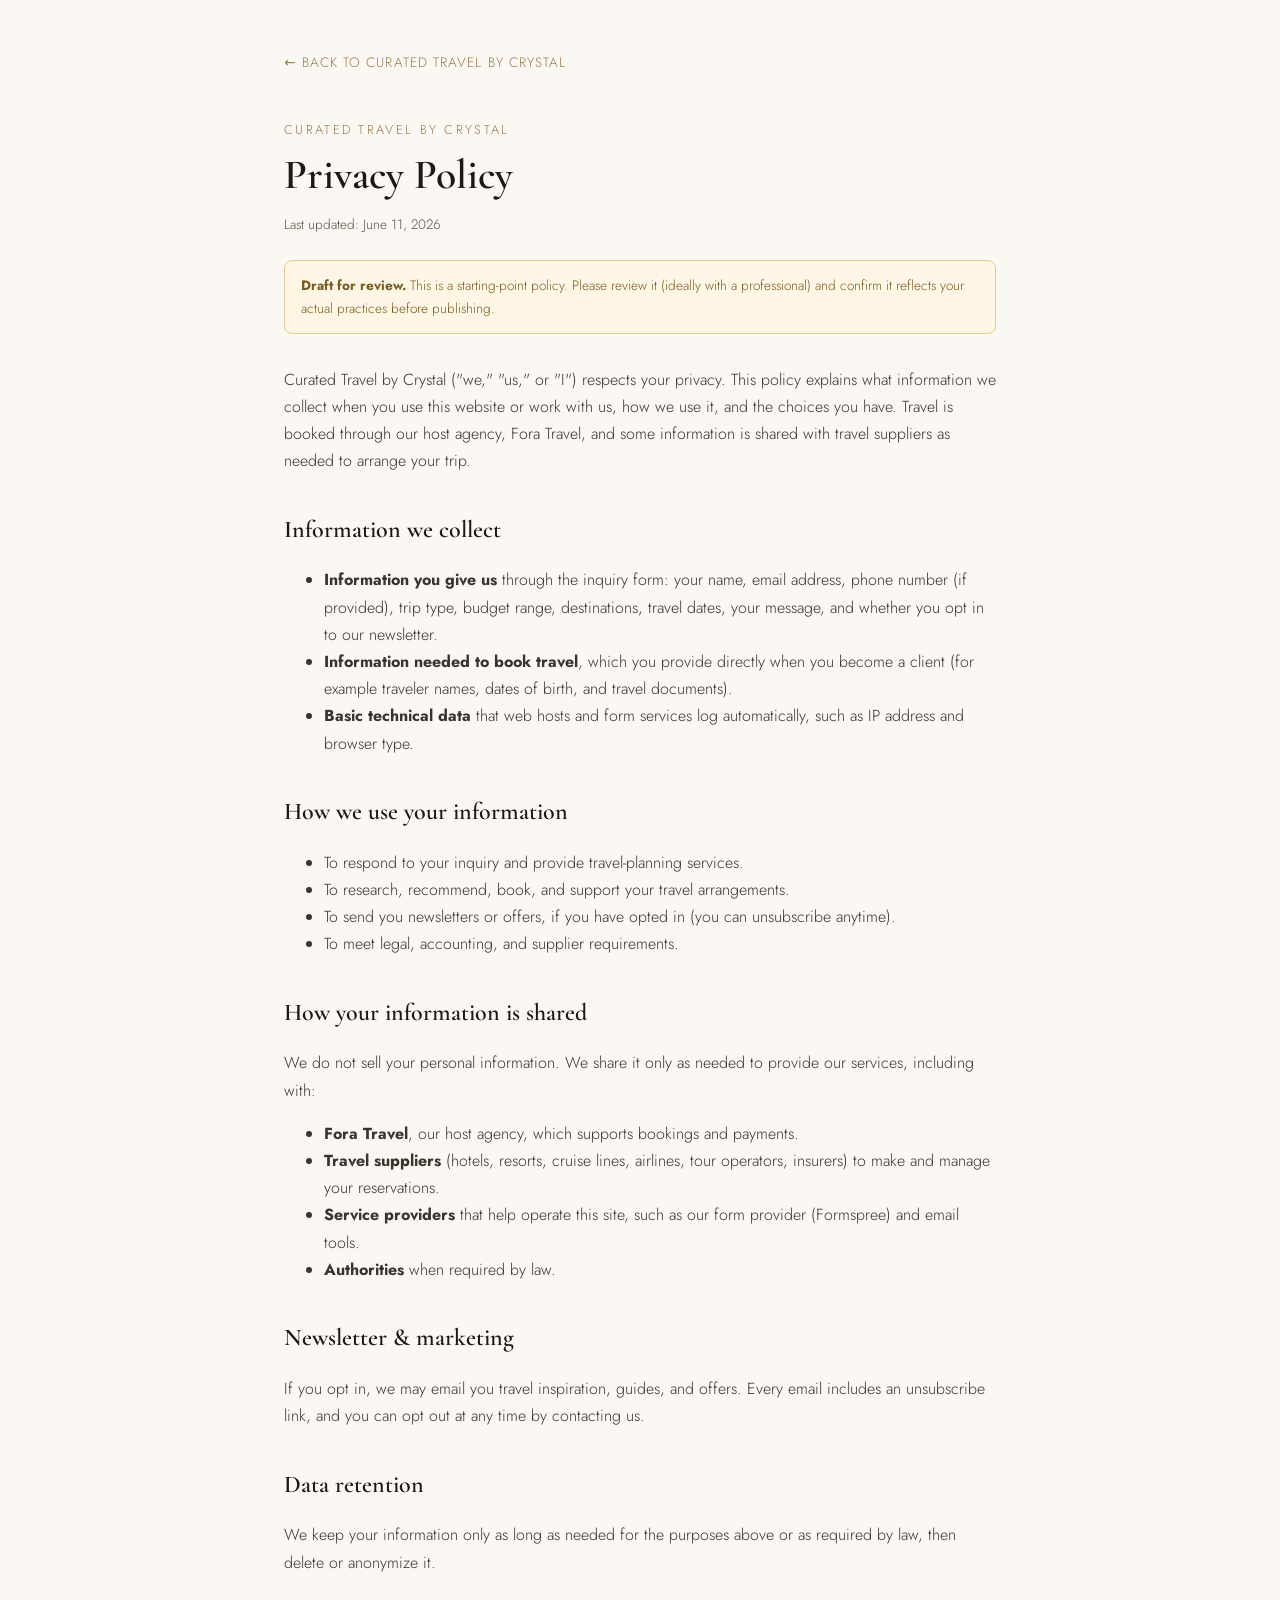
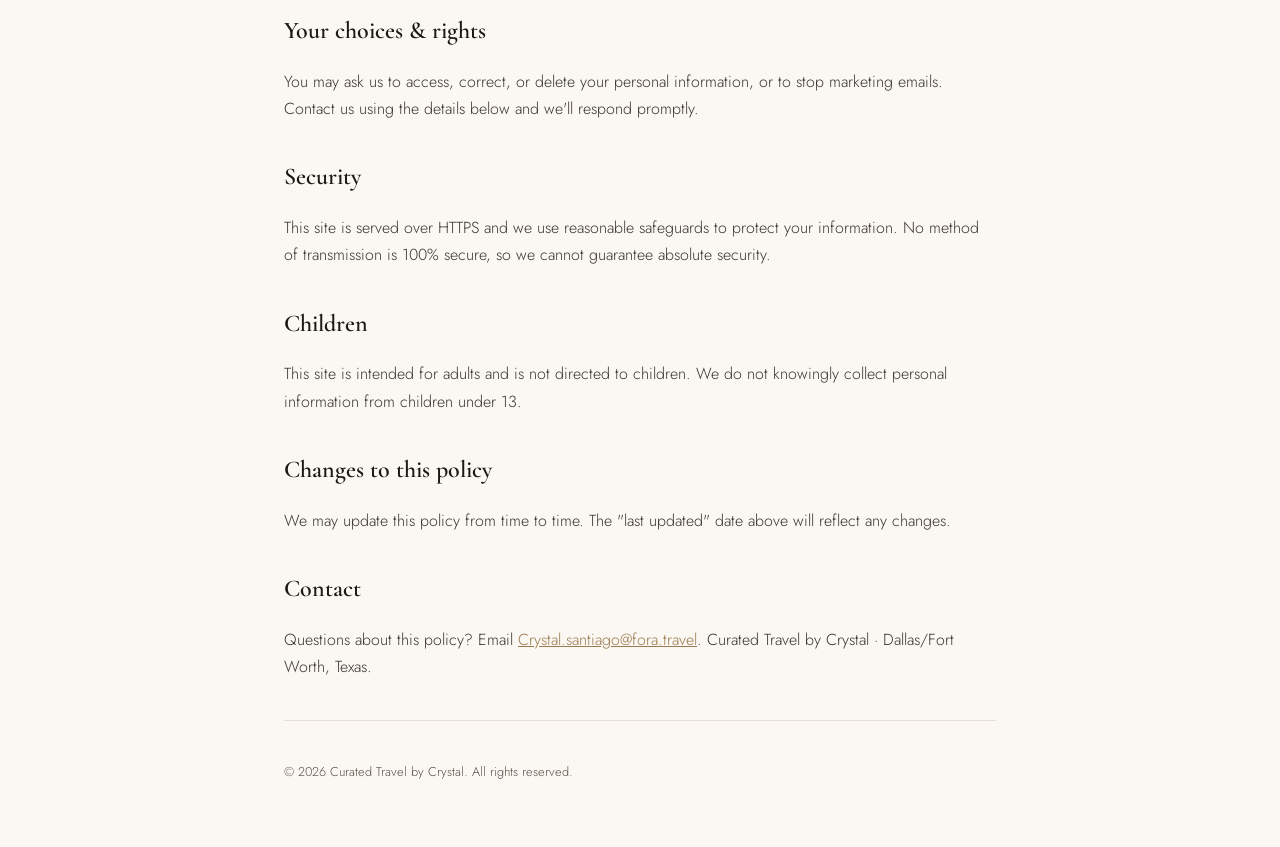
<file: privacy.html>
<!DOCTYPE html>
<html lang="en">
<head>
<meta charset="UTF-8">
<meta name="viewport" content="width=device-width, initial-scale=1.0">
<meta name="theme-color" content="#1C1814">
<title>Privacy Policy | Curated Travel by Crystal</title>
<meta name="description" content="Privacy Policy for Curated Travel by Crystal.">
<meta name="robots" content="noindex">
<link rel="icon" type="image/svg+xml" href="favicon.svg">
<link rel="preconnect" href="https://fonts.googleapis.com">
<link rel="preconnect" href="https://fonts.gstatic.com" crossorigin>
<link href="https://fonts.googleapis.com/css2?family=Cormorant+Garamond:wght@400;500;600&family=Jost:wght@300;400;500&display=swap" rel="stylesheet">
<style>
  :root{ --ink:#1C1814; --muted:#5a5048; --gold:#9a7b4f; --line:#e7e0d6; --bg:#fbf8f3; }
  *{box-sizing:border-box}
  body{margin:0;background:var(--bg);color:var(--ink);font-family:'Jost',system-ui,sans-serif;font-weight:300;line-height:1.7}
  .wrap{max-width:760px;margin:0 auto;padding:3rem 1.5rem 4rem}
  a{color:var(--gold)}
  .back{display:inline-block;margin-bottom:2rem;font-size:.85rem;letter-spacing:.08em;text-transform:uppercase;text-decoration:none}
  h1{font-family:'Cormorant Garamond',serif;font-weight:600;font-size:2.6rem;margin:.2rem 0 .3rem;line-height:1.1}
  h2{font-family:'Cormorant Garamond',serif;font-weight:600;font-size:1.5rem;margin:2.2rem 0 .6rem}
  .brand{font-size:.8rem;letter-spacing:.18em;text-transform:uppercase;color:var(--gold)}
  .updated{color:var(--muted);font-size:.85rem;margin-bottom:1.5rem}
  .draft{background:#fff6e6;border:1px solid #e7c98a;border-radius:8px;padding:.8rem 1rem;font-size:.85rem;color:#7a5b1f;margin:1.2rem 0 2rem}
  p,li{color:#3a342e}
  hr{border:none;border-top:1px solid var(--line);margin:2.5rem 0}
  footer{font-size:.8rem;color:var(--muted)}
</style>
</head>
<body>
<div class="wrap">
  <a class="back" href="index.html">&larr; Back to Curated Travel by Crystal</a>
  <p class="brand">Curated Travel by Crystal</p>
  <h1>Privacy Policy</h1>
  <p class="updated">Last updated: June 11, 2026</p>

  <div class="draft"><strong>Draft for review.</strong> This is a starting-point policy.
  Please review it (ideally with a professional) and confirm it reflects your actual
  practices before publishing.</div>

  <p>Curated Travel by Crystal ("we," "us," or "I") respects your privacy. This policy
  explains what information we collect when you use this website or work with us, how we
  use it, and the choices you have. Travel is booked through our host agency, Fora Travel,
  and some information is shared with travel suppliers as needed to arrange your trip.</p>

  <h2>Information we collect</h2>
  <ul>
    <li><strong>Information you give us</strong> through the inquiry form: your name, email
    address, phone number (if provided), trip type, budget range, destinations, travel
    dates, your message, and whether you opt in to our newsletter.</li>
    <li><strong>Information needed to book travel</strong>, which you provide directly when
    you become a client (for example traveler names, dates of birth, and travel documents).</li>
    <li><strong>Basic technical data</strong> that web hosts and form services log
    automatically, such as IP address and browser type.</li>
  </ul>

  <h2>How we use your information</h2>
  <ul>
    <li>To respond to your inquiry and provide travel-planning services.</li>
    <li>To research, recommend, book, and support your travel arrangements.</li>
    <li>To send you newsletters or offers, if you have opted in (you can unsubscribe anytime).</li>
    <li>To meet legal, accounting, and supplier requirements.</li>
  </ul>

  <h2>How your information is shared</h2>
  <p>We do not sell your personal information. We share it only as needed to provide our
  services, including with:</p>
  <ul>
    <li><strong>Fora Travel</strong>, our host agency, which supports bookings and payments.</li>
    <li><strong>Travel suppliers</strong> (hotels, resorts, cruise lines, airlines, tour
    operators, insurers) to make and manage your reservations.</li>
    <li><strong>Service providers</strong> that help operate this site, such as our form
    provider (Formspree) and email tools.</li>
    <li><strong>Authorities</strong> when required by law.</li>
  </ul>

  <h2>Newsletter &amp; marketing</h2>
  <p>If you opt in, we may email you travel inspiration, guides, and offers. Every email
  includes an unsubscribe link, and you can opt out at any time by contacting us.</p>

  <h2>Data retention</h2>
  <p>We keep your information only as long as needed for the purposes above or as required
  by law, then delete or anonymize it.</p>

  <h2>Your choices &amp; rights</h2>
  <p>You may ask us to access, correct, or delete your personal information, or to stop
  marketing emails. Contact us using the details below and we'll respond promptly.</p>

  <h2>Security</h2>
  <p>This site is served over HTTPS and we use reasonable safeguards to protect your
  information. No method of transmission is 100% secure, so we cannot guarantee absolute
  security.</p>

  <h2>Children</h2>
  <p>This site is intended for adults and is not directed to children. We do not knowingly
  collect personal information from children under 13.</p>

  <h2>Changes to this policy</h2>
  <p>We may update this policy from time to time. The "last updated" date above will reflect
  any changes.</p>

  <h2>Contact</h2>
  <p>Questions about this policy? Email
  <a href="mailto:Crystal.santiago@fora.travel">Crystal.santiago@fora.travel</a>.
  Curated Travel by Crystal &middot; Dallas/Fort Worth, Texas.</p>

  <hr>
  <footer>&copy; 2026 Curated Travel by Crystal. All rights reserved.</footer>
</div>
</body>
</html>
</file>
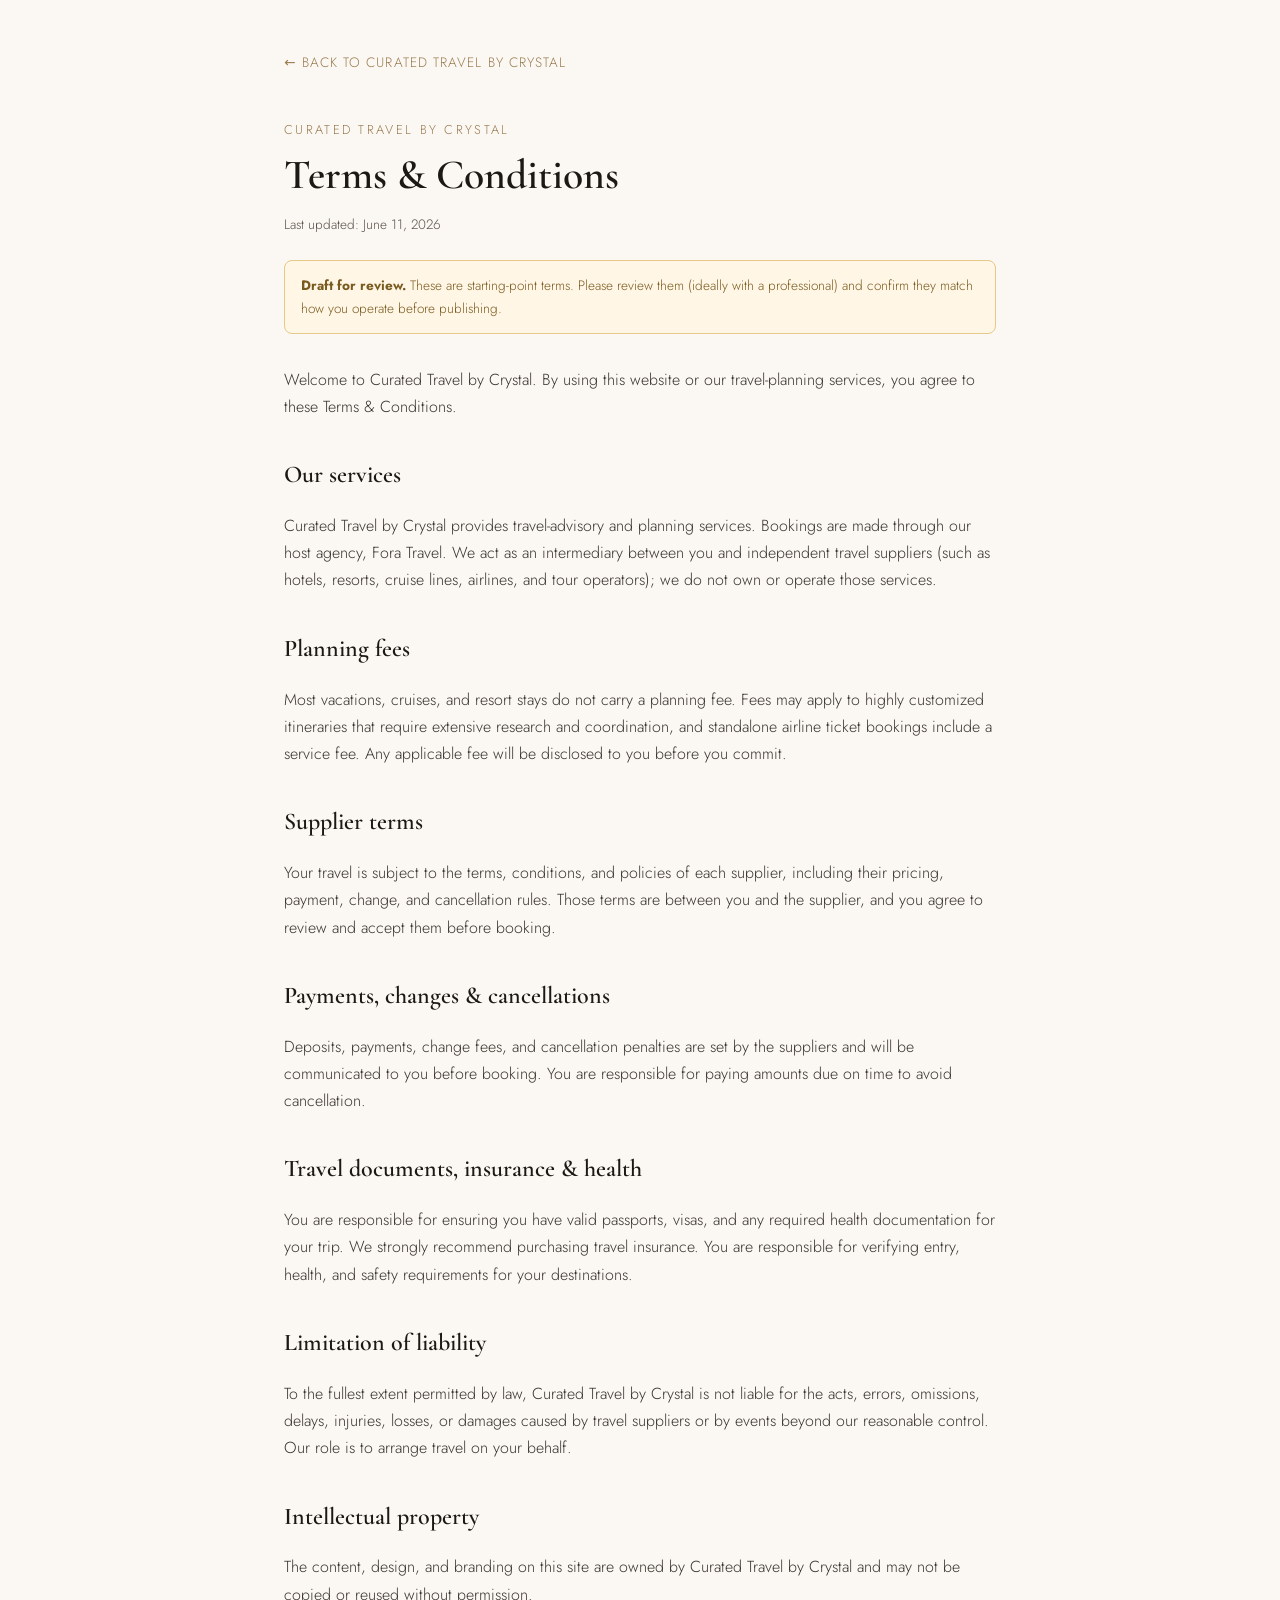
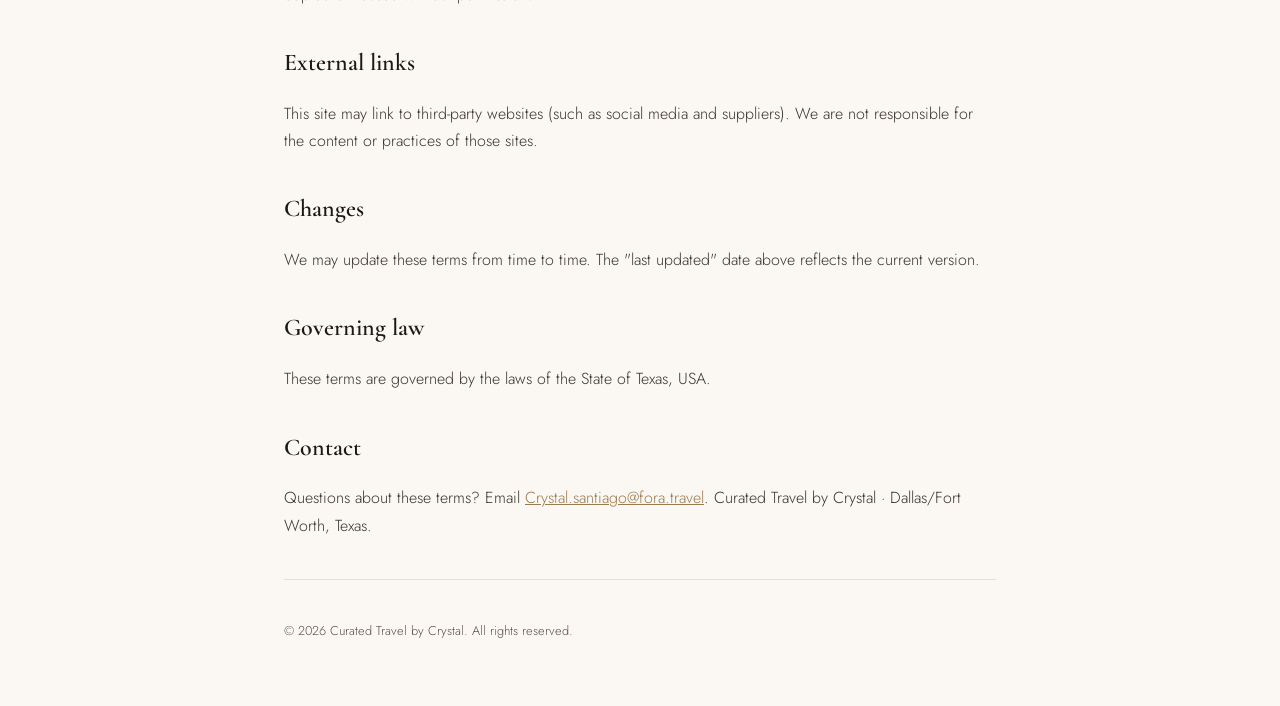
<file: terms.html>
<!DOCTYPE html>
<html lang="en">
<head>
<meta charset="UTF-8">
<meta name="viewport" content="width=device-width, initial-scale=1.0">
<meta name="theme-color" content="#1C1814">
<title>Terms &amp; Conditions | Curated Travel by Crystal</title>
<meta name="description" content="Terms &amp; Conditions for Curated Travel by Crystal.">
<meta name="robots" content="noindex">
<link rel="icon" type="image/svg+xml" href="favicon.svg">
<link rel="preconnect" href="https://fonts.googleapis.com">
<link rel="preconnect" href="https://fonts.gstatic.com" crossorigin>
<link href="https://fonts.googleapis.com/css2?family=Cormorant+Garamond:wght@400;500;600&family=Jost:wght@300;400;500&display=swap" rel="stylesheet">
<style>
  :root{ --ink:#1C1814; --muted:#5a5048; --gold:#9a7b4f; --line:#e7e0d6; --bg:#fbf8f3; }
  *{box-sizing:border-box}
  body{margin:0;background:var(--bg);color:var(--ink);font-family:'Jost',system-ui,sans-serif;font-weight:300;line-height:1.7}
  .wrap{max-width:760px;margin:0 auto;padding:3rem 1.5rem 4rem}
  a{color:var(--gold)}
  .back{display:inline-block;margin-bottom:2rem;font-size:.85rem;letter-spacing:.08em;text-transform:uppercase;text-decoration:none}
  h1{font-family:'Cormorant Garamond',serif;font-weight:600;font-size:2.6rem;margin:.2rem 0 .3rem;line-height:1.1}
  h2{font-family:'Cormorant Garamond',serif;font-weight:600;font-size:1.5rem;margin:2.2rem 0 .6rem}
  .brand{font-size:.8rem;letter-spacing:.18em;text-transform:uppercase;color:var(--gold)}
  .updated{color:var(--muted);font-size:.85rem;margin-bottom:1.5rem}
  .draft{background:#fff6e6;border:1px solid #e7c98a;border-radius:8px;padding:.8rem 1rem;font-size:.85rem;color:#7a5b1f;margin:1.2rem 0 2rem}
  p,li{color:#3a342e}
  hr{border:none;border-top:1px solid var(--line);margin:2.5rem 0}
  footer{font-size:.8rem;color:var(--muted)}
</style>
</head>
<body>
<div class="wrap">
  <a class="back" href="index.html">&larr; Back to Curated Travel by Crystal</a>
  <p class="brand">Curated Travel by Crystal</p>
  <h1>Terms &amp; Conditions</h1>
  <p class="updated">Last updated: June 11, 2026</p>

  <div class="draft"><strong>Draft for review.</strong> These are starting-point terms.
  Please review them (ideally with a professional) and confirm they match how you operate
  before publishing.</div>

  <p>Welcome to Curated Travel by Crystal. By using this website or our travel-planning
  services, you agree to these Terms &amp; Conditions.</p>

  <h2>Our services</h2>
  <p>Curated Travel by Crystal provides travel-advisory and planning services. Bookings are
  made through our host agency, Fora Travel. We act as an intermediary between you and
  independent travel suppliers (such as hotels, resorts, cruise lines, airlines, and tour
  operators); we do not own or operate those services.</p>

  <h2>Planning fees</h2>
  <p>Most vacations, cruises, and resort stays do not carry a planning fee. Fees may apply to
  highly customized itineraries that require extensive research and coordination, and
  standalone airline ticket bookings include a service fee. Any applicable fee will be
  disclosed to you before you commit.</p>

  <h2>Supplier terms</h2>
  <p>Your travel is subject to the terms, conditions, and policies of each supplier,
  including their pricing, payment, change, and cancellation rules. Those terms are between
  you and the supplier, and you agree to review and accept them before booking.</p>

  <h2>Payments, changes &amp; cancellations</h2>
  <p>Deposits, payments, change fees, and cancellation penalties are set by the suppliers and
  will be communicated to you before booking. You are responsible for paying amounts due on
  time to avoid cancellation.</p>

  <h2>Travel documents, insurance &amp; health</h2>
  <p>You are responsible for ensuring you have valid passports, visas, and any required
  health documentation for your trip. We strongly recommend purchasing travel insurance. You
  are responsible for verifying entry, health, and safety requirements for your destinations.</p>

  <h2>Limitation of liability</h2>
  <p>To the fullest extent permitted by law, Curated Travel by Crystal is not liable for the
  acts, errors, omissions, delays, injuries, losses, or damages caused by travel suppliers or
  by events beyond our reasonable control. Our role is to arrange travel on your behalf.</p>

  <h2>Intellectual property</h2>
  <p>The content, design, and branding on this site are owned by Curated Travel by Crystal and
  may not be copied or reused without permission.</p>

  <h2>External links</h2>
  <p>This site may link to third-party websites (such as social media and suppliers). We are
  not responsible for the content or practices of those sites.</p>

  <h2>Changes</h2>
  <p>We may update these terms from time to time. The "last updated" date above reflects the
  current version.</p>

  <h2>Governing law</h2>
  <p>These terms are governed by the laws of the State of Texas, USA.</p>

  <h2>Contact</h2>
  <p>Questions about these terms? Email
  <a href="mailto:Crystal.santiago@fora.travel">Crystal.santiago@fora.travel</a>.
  Curated Travel by Crystal &middot; Dallas/Fort Worth, Texas.</p>

  <hr>
  <footer>&copy; 2026 Curated Travel by Crystal. All rights reserved.</footer>
</div>
</body>
</html>
</file>
<file: css/styles.css>
/* ============================================================
   Curated Travel by Crystal — V3
   "Elevated Heritage" — warm ivory · gold · espresso
   ============================================================ */

/* ─── RESET & TOKENS ─── */
*, *::before, *::after { box-sizing: border-box; margin: 0; padding: 0; }

:root {
  /* surfaces */
  --ivory:    #F7F1E8;
  --cream:    #FBF8F2;
  --warm:     #EFE7D9;
  --blush:    #F4EBE3;
  --sand:     #E7DAC6;
  /* gold */
  --gold:     #B8965A;
  --gold-lt:  #D7B985;
  --gold-deep:#9A7B45;
  /* darks */
  --espresso: #1C1814;
  --ink:      #12100D;
  --mid:      #4A3F35;
  --muted:    #7A6F66;
  --white:    #FFFFFF;
  /* type */
  --serif: 'Cormorant Garamond', Georgia, serif;
  --sans:  'Jost', system-ui, sans-serif;
  --script:'Pinyon Script', cursive;
  /* metrics */
  --nav-h: 84px;
  --pad: 120px;
  --container: 1240px;
  --ease: cubic-bezier(.22,.61,.36,1);
  --line: rgba(184,150,90,.28);
  --line-light: rgba(255,255,255,.12);
  --shadow: 0 30px 70px -30px rgba(28,24,20,.35);
  --shadow-sm: 0 14px 40px -24px rgba(28,24,20,.45);
}

html { scroll-behavior: smooth; scroll-padding-top: var(--nav-h); -webkit-text-size-adjust: 100%; }

body {
  font-family: var(--sans);
  background: var(--ivory);
  color: var(--espresso);
  font-size: 16px;
  line-height: 1.75;
  font-weight: 300;
  overflow-x: hidden;
  -webkit-font-smoothing: antialiased;
}

img { display: block; max-width: 100%; height: auto; }
a { text-decoration: none; color: inherit; }
ul { list-style: none; }
:focus-visible { outline: 2px solid var(--gold); outline-offset: 3px; border-radius: 2px; }

/* ─── UTILITY ─── */
.container { max-width: var(--container); margin: 0 auto; padding: 0 48px; position: relative; z-index: 2; }
.container-narrow { max-width: 880px; }

.signature { font-family: var(--script); font-style: normal; color: var(--gold); line-height: 1; }
.signature-lg { font-size: 1.9em; }
.signature-xl { font-size: .92em; display: inline-block; color: var(--gold-lt); }
.italic-gold    { font-style: italic; color: var(--gold); }
.italic-gold-lt { font-style: italic; color: var(--gold-lt); }
.req { color: var(--gold); }

.section-label {
  font-family: var(--sans);
  font-size: 11px; font-weight: 600;
  letter-spacing: .32em; text-transform: uppercase;
  color: var(--gold-deep);
  margin-bottom: 16px;
}
.section-label.light { color: var(--gold-lt); }

.section-head { text-align: center; max-width: 720px; margin: 0 auto 70px; }
.section-head h2 {
  font-family: var(--serif);
  font-size: clamp(38px, 5.2vw, 62px);
  font-weight: 300; line-height: 1.08; letter-spacing: .005em;
  color: var(--espresso);
}
.section-head h2.on-dark { color: var(--cream); }
.section-intro { margin-top: 22px; font-size: 16px; color: var(--muted); line-height: 1.8; }

/* film grain overlay */
.grain {
  position: absolute; inset: 0; z-index: 3; pointer-events: none;
  opacity: .42; mix-blend-mode: soft-light;
  background-image: url("data:image/svg+xml,%3Csvg xmlns='http://www.w3.org/2000/svg' width='140' height='140'%3E%3Cfilter id='n'%3E%3CfeTurbulence type='fractalNoise' baseFrequency='0.82' numOctaves='2' stitchTiles='stitch'/%3E%3C/filter%3E%3Crect width='100%25' height='100%25' filter='url(%23n)' opacity='0.6'/%3E%3C/svg%3E");
  background-size: 140px;
}

/* ─── BUTTONS ─── */
.btn {
  position: relative; display: inline-flex; align-items: center; justify-content: center;
  font-family: var(--sans); font-size: 11px; font-weight: 600;
  letter-spacing: .22em; text-transform: uppercase;
  padding: 15px 38px; border: 1px solid var(--gold);
  color: var(--gold-deep); background: transparent; cursor: pointer;
  overflow: hidden; transition: color .45s var(--ease), border-color .45s var(--ease);
  z-index: 0;
}
.btn::before {
  content: ''; position: absolute; inset: 0; z-index: -1;
  background: var(--gold); transform: scaleX(0); transform-origin: left;
  transition: transform .45s var(--ease);
}
.btn:hover::before { transform: scaleX(1); }
.btn:hover { color: var(--white); }

.btn-gold-solid { background: var(--gold); border-color: var(--gold); color: var(--white); }
.btn-gold-solid::before { background: var(--espresso); }
.btn-gold-solid:hover { border-color: var(--espresso); color: var(--white); }

.btn-gold { color: var(--gold-deep); }

.btn-white { border-color: rgba(255,255,255,.85); color: var(--white); }
.btn-white::before { background: var(--white); }
.btn-white:hover { color: var(--espresso); }

.btn-ghost { border-color: var(--gold); color: var(--gold-lt); }
.btn-ghost::before { background: var(--gold); }
.btn-ghost:hover { color: var(--white); }
.intro .btn-ghost, .about .btn-ghost { color: var(--gold-deep); }

.skip-link {
  position: fixed; top: -60px; left: 16px; z-index: 2000;
  background: var(--espresso); color: var(--cream); padding: 12px 20px;
  font-size: 12px; letter-spacing: .12em; transition: top .3s;
}
.skip-link:focus { top: 16px; }

/* ─── NAVIGATION ─── */
#navbar {
  position: fixed; top: 0; left: 0; right: 0; z-index: 1000;
  height: var(--nav-h); display: flex; align-items: center;
  transition: background .5s var(--ease), box-shadow .5s var(--ease), backdrop-filter .5s;
}
#navbar.scrolled {
  background: rgba(247,241,232,.9);
  box-shadow: 0 1px 0 var(--line);
  backdrop-filter: blur(12px); -webkit-backdrop-filter: blur(12px);
}
.nav-inner {
  max-width: var(--container); width: 100%; margin: 0 auto; padding: 0 48px;
  display: flex; align-items: center; justify-content: space-between; gap: 24px;
}
.nav-logo { display: flex; flex-direction: column; align-items: center; gap: 2px; color: var(--white); transition: color .5s var(--ease); }
.nav-logo-main { font-family: var(--serif); font-size: 25px; font-weight: 500; letter-spacing: .14em; text-transform: uppercase; line-height: 1; }
.nav-logo-sub { font-family: var(--sans); font-size: 11px; font-weight: 300; letter-spacing: .18em; line-height: 1; opacity: .85; }
.nav-logo-sub .signature { font-size: 19px; color: var(--gold-lt); vertical-align: -2px; }
#navbar.scrolled .nav-logo { color: var(--espresso); }
#navbar.scrolled .nav-logo-sub .signature { color: var(--gold); }

.nav-links { display: flex; gap: 38px; }
.nav-links a {
  font-size: 11px; font-weight: 500; letter-spacing: .2em; text-transform: uppercase;
  color: rgba(255,255,255,.92); position: relative; padding: 6px 0; transition: color .35s;
}
.nav-links a::after {
  content: ''; position: absolute; left: 0; bottom: 0; height: 1px; width: 100%;
  background: var(--gold-lt); transform: scaleX(0); transform-origin: right; transition: transform .4s var(--ease);
}
.nav-links a:hover::after, .nav-links a.is-active::after { transform: scaleX(1); transform-origin: left; }
.nav-links a.is-active { color: var(--white); }
#navbar.scrolled .nav-links a { color: var(--mid); }
#navbar.scrolled .nav-links a.is-active { color: var(--espresso); }

.nav-cta { padding: 11px 26px; }
#navbar:not(.scrolled) .nav-cta { border-color: rgba(255,255,255,.7); color: var(--white); }
#navbar:not(.scrolled) .nav-cta::before { background: var(--white); }
#navbar:not(.scrolled) .nav-cta:hover { color: var(--espresso); }

.nav-hamburger { display: none; flex-direction: column; gap: 5px; padding: 6px; background: none; border: none; cursor: pointer; }
.nav-hamburger span { display: block; width: 26px; height: 1.5px; background: var(--white); transition: background .4s; }
#navbar.scrolled .nav-hamburger span { background: var(--espresso); }

/* Mobile drawer */
.mobile-nav {
  position: fixed; inset: 0; z-index: 1500; background: var(--espresso);
  display: flex; flex-direction: column; align-items: center; justify-content: center; gap: 26px;
  opacity: 0; pointer-events: none; transition: opacity .4s var(--ease);
}
.mobile-nav.open { opacity: 1; pointer-events: auto; }
.mobile-nav[hidden] { display: none; }
.mobile-nav a { font-family: var(--serif); font-size: 32px; font-weight: 400; color: var(--cream); letter-spacing: .04em; }
.mobile-nav a:hover { color: var(--gold-lt); }
.mobile-nav .mobile-cta { font-family: var(--sans); font-size: 12px; letter-spacing: .2em; text-transform: uppercase; border: 1px solid var(--gold); color: var(--gold-lt); padding: 14px 34px; margin-top: 12px; }
.mobile-close { position: absolute; top: 26px; right: 30px; font-size: 34px; line-height: 1; color: var(--cream); background: none; border: none; cursor: pointer; }

/* ─── HERO ─── */
.hero {
  position: relative; min-height: 100svh; display: flex; align-items: center; justify-content: center;
  text-align: center; overflow: hidden; background: var(--ink);
}
.hero-media { position: absolute; inset: 0; overflow: hidden; }
.hero-img {
  width: 100%; height: 100%; object-fit: cover; object-position: center;
  opacity: 0; transform: scale(1.08);
  transition: opacity 1.4s var(--ease);
}
.hero-media.is-loaded .hero-img { opacity: 1; animation: kenburns 26s ease-in-out infinite alternate; }
@keyframes kenburns { from { transform: scale(1.06) translateY(0); } to { transform: scale(1.16) translateY(-1.5%); } }

.hero-overlay {
  position: absolute; inset: 0; z-index: 2;
  background:
    radial-gradient(130% 100% at 50% 42%, rgba(18,16,13,.16) 0%, rgba(18,16,13,.34) 46%, rgba(18,16,13,.64) 100%),
    linear-gradient(180deg, rgba(18,16,13,.5) 0%, rgba(18,16,13,.32) 38%, rgba(18,16,13,.6) 100%);
}
.hero .grain { z-index: 3; opacity: .3; }
.hero-content { position: relative; z-index: 4; color: var(--white); padding: 0 24px; max-width: 920px; text-shadow: 0 1px 26px rgba(10,8,6,.42); }
.hero-eyebrow { font-size: 12px; font-weight: 600; letter-spacing: .42em; text-transform: uppercase; color: var(--gold-lt); margin-bottom: 26px; }
.hero-title { font-family: var(--serif); font-size: clamp(54px, 8.5vw, 108px); font-weight: 300; line-height: 1.02; letter-spacing: .01em; }
.hero-divider { width: 64px; height: 1px; background: var(--gold-lt); margin: 26px auto; opacity: .8; }
.hero-subtitle { font-family: var(--serif); font-size: clamp(19px, 2.7vw, 27px); font-weight: 300; font-style: italic; color: rgba(255,255,255,.86); max-width: 660px; margin: 0 auto; line-height: 1.5; }
.hero-actions { display: flex; gap: 16px; justify-content: center; flex-wrap: wrap; margin-top: 40px; }
.hero-trust { margin-top: 34px; font-size: 11px; font-weight: 500; letter-spacing: .22em; text-transform: uppercase; color: rgba(255,255,255,.66); }

.hero-scroll {
  position: absolute; bottom: 30px; left: 50%; transform: translateX(-50%); z-index: 4;
  display: flex; flex-direction: column; align-items: center; gap: 10px;
  font-size: 10px; letter-spacing: .26em; text-transform: uppercase; color: rgba(255,255,255,.6);
}
.scroll-line { width: 1px; height: 46px; background: linear-gradient(rgba(255,255,255,.7), transparent); animation: scrollPulse 2.4s var(--ease) infinite; }
@keyframes scrollPulse { 0%,100% { opacity: .35; transform: scaleY(.7); } 50% { opacity: 1; transform: scaleY(1); } }

/* ─── TRUST BAR ─── */
.trust { background: var(--cream); padding: 46px 0; border-bottom: 1px solid var(--line); }
.trust-label { text-align: center; font-size: 11px; font-weight: 500; letter-spacing: .28em; text-transform: uppercase; color: var(--muted); margin-bottom: 26px; }
.trust-marks { display: flex; flex-wrap: wrap; align-items: center; justify-content: center; gap: 22px 54px; }
.trust-marks li { font-family: var(--serif); font-size: 22px; font-weight: 500; letter-spacing: .14em; color: var(--mid); opacity: .58; transition: opacity .35s, color .35s; }
.trust-marks li:hover { opacity: 1; color: var(--gold-deep); }

/* ─── INTRO STRIP ─── */
.intro { position: relative; background: var(--espresso); padding: 100px 0; text-align: center; overflow: hidden; }
.intro-quote { font-family: var(--serif); font-size: clamp(27px, 4vw, 46px); font-weight: 300; font-style: italic; color: var(--cream); max-width: 860px; margin: 0 auto 30px; line-height: 1.34; }
.intro-body { font-size: 16px; color: rgba(255,255,255,.62); max-width: 640px; margin: 0 auto 40px; line-height: 1.9; }

/* ─── ABOUT ─── */
.about { padding: var(--pad) 0; background: var(--ivory); }
.about-grid { display: grid; grid-template-columns: 0.92fr 1.08fr; gap: 90px; align-items: center; }
.about-photo-wrap { position: relative; }
.about-photo { position: relative; aspect-ratio: 3/4; overflow: hidden; box-shadow: var(--shadow); }
.about-photo img { width: 100%; height: 100%; object-fit: cover; }
.about-frame { position: absolute; top: 24px; left: -24px; right: 24px; bottom: -24px; border: 1px solid var(--gold-lt); z-index: -1; }
.about-badge {
  position: absolute; bottom: 22px; right: -22px; z-index: 2;
  width: 96px; height: 96px; border-radius: 50%; background: var(--espresso); color: var(--cream);
  display: flex; align-items: center; justify-content: center; text-align: center;
  font-family: var(--serif); font-size: 13px; letter-spacing: .12em; text-transform: uppercase; line-height: 1.5;
  box-shadow: var(--shadow-sm);
}
.about-badge strong { font-size: 21px; color: var(--gold-lt); font-weight: 500; }
.about-text h2 { font-family: var(--serif); font-size: clamp(34px, 4.4vw, 54px); font-weight: 400; line-height: 1.12; color: var(--espresso); margin-bottom: 26px; }
.about-text > p { font-size: 16px; color: var(--mid); line-height: 1.9; margin-bottom: 20px; max-width: 56ch; }
.about-sign { margin: 14px 0 8px; }
.about-sign .signature { font-size: 56px; color: var(--gold); }
.stats { display: grid; grid-template-columns: repeat(3, 1fr); gap: 20px; margin: 36px 0; padding: 32px 0; border-top: 1px solid var(--line); border-bottom: 1px solid var(--line); }
.stat { text-align: center; }
.stat-num { font-family: var(--serif); font-size: clamp(36px, 4vw, 46px); font-weight: 300; color: var(--gold); display: block; line-height: 1; margin-bottom: 8px; }
.stat-label { font-size: 10px; letter-spacing: .2em; text-transform: uppercase; color: var(--muted); font-weight: 500; }

/* ─── DESTINATIONS ─── */
.destinations { padding: var(--pad) 0; background: var(--cream); }
.dest-grid {
  display: grid; grid-template-columns: repeat(3, 1fr); grid-auto-rows: 290px; gap: 14px;
  max-width: 1340px; margin: 0 auto; padding: 0 24px;
}
.dest-cell { position: relative; overflow: hidden; cursor: pointer; background: var(--sand); }
.dest-cell img { width: 100%; height: 100%; object-fit: cover; transition: transform 1.1s var(--ease); }
.dest-cell::after { content: ''; position: absolute; inset: 0; background: linear-gradient(0deg, rgba(18,16,13,.72) 0%, rgba(18,16,13,.05) 45%, transparent 70%); transition: opacity .4s; }
.dest-cell:hover img { transform: scale(1.07); }
.dest-cell figcaption { position: absolute; left: 0; bottom: 0; z-index: 2; padding: 26px 28px; color: var(--white); }
.dest-region { display: block; font-size: 10px; font-weight: 600; letter-spacing: .26em; text-transform: uppercase; color: var(--gold-lt); margin-bottom: 6px; }
.dest-name { display: block; font-family: var(--serif); font-size: 25px; font-weight: 500; letter-spacing: .01em; }

/* ─── SERVICES ─── */
.services { position: relative; padding: var(--pad) 0; background: var(--espresso); overflow: hidden; }
.services-grid { display: grid; grid-template-columns: repeat(4, 1fr); gap: 14px; max-width: 1340px; margin: 0 auto; padding: 0 24px; position: relative; z-index: 2; }
.service-card { position: relative; aspect-ratio: 3/4; overflow: hidden; display: flex; align-items: flex-end; background: #221d16; }
.service-card img { position: absolute; inset: 0; width: 100%; height: 100%; object-fit: cover; transition: transform 1.1s var(--ease); }
.service-card::after { content: ''; position: absolute; inset: 0; background: linear-gradient(0deg, rgba(15,13,10,.9) 0%, rgba(15,13,10,.25) 55%, rgba(15,13,10,.35) 100%); transition: background .4s; }
.service-card:hover img { transform: scale(1.07); }
.service-card:hover::after { background: linear-gradient(0deg, rgba(15,13,10,.92) 0%, rgba(120,90,40,.25) 60%, rgba(15,13,10,.3) 100%); }
.service-num { position: absolute; top: 18px; right: 22px; z-index: 2; font-family: var(--serif); font-size: 40px; font-weight: 300; color: rgba(215,185,133,.55); line-height: 1; }
.service-info { position: relative; z-index: 2; padding: 28px 26px; }
.service-info h3 { font-family: var(--serif); font-size: 23px; font-weight: 500; color: var(--white); margin-bottom: 10px; line-height: 1.18; }
.service-info p { font-size: 13px; color: rgba(255,255,255,.7); line-height: 1.65; font-weight: 300; }
.services-cta { text-align: center; margin-top: 56px; position: relative; z-index: 2; }

/* ─── PROCESS ─── */
.process { padding: var(--pad) 0; background: var(--ivory); }
.process-steps { display: grid; grid-template-columns: repeat(4, 1fr); gap: 36px; position: relative; list-style: none; margin: 0; padding: 0; }
.process-steps::before { content: ''; position: absolute; top: 31px; left: 12.5%; right: 12.5%; height: 1px; background: linear-gradient(90deg, transparent, var(--gold-lt) 18%, var(--gold-lt) 82%, transparent); }
.step { text-align: center; position: relative; }
/* Base transitions carry a small delay + slightly longer duration: this is the
   hover-OUT (settle-back) path, so cards eased past in a sweep don't snap. */
.step.reveal { transition: opacity .9s var(--ease), transform .55s var(--ease) .12s; will-change: transform; }
.step.reveal:hover { transition: transform .45s var(--ease); transform: translateY(-10px) scale(1.04); }
.step-num { display: flex; align-items: center; justify-content: center; width: 62px; height: 62px; margin: 0 auto 22px; border: 1px solid var(--gold); border-radius: 50%; background: var(--cream); font-family: var(--serif); font-size: 24px; font-weight: 300; color: var(--gold-deep); position: relative; z-index: 1; transition: background .45s ease .12s, color .45s ease .12s, border-color .45s ease .12s, box-shadow .55s var(--ease) .12s; }
.step:hover .step-num { transition: background .35s ease, color .35s ease, border-color .35s ease, box-shadow .45s var(--ease); background: var(--gold); border-color: var(--gold); color: var(--cream); box-shadow: 0 14px 30px rgba(184,150,90,.32); }
.step h3 { font-family: var(--serif); font-size: 22px; font-weight: 500; color: var(--espresso); margin-bottom: 12px; transition: color .45s ease .12s, font-size .5s var(--ease) .12s; }
.step:hover h3 { transition: color .35s ease, font-size .4s var(--ease); color: var(--gold-deep); font-size: 20px; }
.step p { font-size: 14px; color: var(--muted); line-height: 1.7; transition: color .45s ease .12s, font-size .5s var(--ease) .12s; }
.step:hover p { transition: color .35s ease, font-size .4s var(--ease); color: var(--espresso); font-size: 15.5px; }

/* ─── PARALLAX DIFFERENCE BAND ─── */
.difference { position: relative; padding: 150px 0; text-align: center; overflow: hidden; color: var(--white); }
.difference-bg { position: absolute; inset: 0; background: url("../images/difference-zion.jpg") center/cover no-repeat; background-attachment: fixed; transform: scale(1.02); }
.difference-overlay { position: absolute; inset: 0; background: linear-gradient(180deg, rgba(18,16,13,.74), rgba(18,16,13,.62)); }
.difference-content { position: relative; z-index: 2; max-width: 820px; }
.difference-line { font-family: var(--serif); font-size: clamp(40px, 6vw, 78px); font-weight: 300; line-height: 1.05; margin: 14px 0 24px; }
.difference-sub { font-size: 17px; color: rgba(255,255,255,.82); line-height: 1.85; max-width: 620px; margin: 0 auto 30px; }
.difference-trust { font-size: 11px; font-weight: 500; letter-spacing: .24em; text-transform: uppercase; color: var(--gold-lt); }

/* ─── TESTIMONIALS ─── */
.testimonials { position: relative; padding: var(--pad) 0; background: var(--espresso); overflow: hidden; }
.testimonials-track {
  display: flex; gap: 22px; overflow-x: auto; scroll-snap-type: x mandatory;
  justify-content: safe center;
  padding: 4px 48px 30px; position: relative; z-index: 2;
  scrollbar-width: thin; scrollbar-color: var(--gold) transparent;
}
.testimonials-track::-webkit-scrollbar { height: 3px; }
.testimonials-track::-webkit-scrollbar-thumb { background: var(--gold); }
.testimonial-card { flex: 0 0 392px; scroll-snap-align: start; background: linear-gradient(180deg, #221d16, #1b1712); border: 1px solid rgba(215,185,133,.18); padding: 40px 36px; position: relative; }
.testimonial-card::before { content: '\201C'; position: absolute; top: 18px; right: 28px; font-family: var(--serif); font-size: 88px; line-height: 1; color: rgba(215,185,133,.18); }
.stars { color: var(--gold-lt); font-size: 13px; letter-spacing: 3px; margin-bottom: 18px; }
.testimonial-card blockquote { font-family: var(--serif); font-size: 19px; font-style: italic; font-weight: 300; color: rgba(255,255,255,.9); line-height: 1.6; margin-bottom: 26px; }
.testimonial-card figcaption { border-top: 1px solid rgba(215,185,133,.2); padding-top: 18px; }
.t-name { display: block; font-size: 13px; font-weight: 600; letter-spacing: .06em; color: var(--white); }
.t-trip { display: block; font-size: 11px; letter-spacing: .14em; text-transform: uppercase; color: var(--gold-lt); margin-top: 4px; }

/* ─── FAQ ─── */
.faq { padding: var(--pad) 0; background: var(--blush); }
.faq-list { border-top: 1px solid var(--line); }
.faq-item { border-bottom: 1px solid var(--line); }
.faq-q {
  width: 100%; display: flex; align-items: center; justify-content: space-between; gap: 24px;
  background: none; border: none; cursor: pointer; text-align: left;
  font-family: var(--serif); font-size: clamp(19px, 2.2vw, 24px); font-weight: 500; color: var(--espresso);
  padding: 28px 4px; transition: color .3s;
}
.faq-q:hover { color: var(--gold-deep); }
.faq-icon { position: relative; flex-shrink: 0; width: 18px; height: 18px; }
.faq-icon::before, .faq-icon::after { content: ''; position: absolute; top: 50%; left: 50%; transform: translate(-50%,-50%); background: var(--gold); transition: transform .4s var(--ease); }
.faq-icon::before { width: 18px; height: 1.5px; }
.faq-icon::after { width: 1.5px; height: 18px; }
.faq-item.open .faq-icon::after { transform: translate(-50%,-50%) scaleY(0); }
.faq-a { overflow: hidden; max-height: 0; transition: max-height .5s var(--ease); }
.faq-a p { font-size: 15px; color: var(--mid); line-height: 1.85; padding: 0 4px 28px; max-width: 64ch; }

/* ─── CONTACT ─── */
.contact { padding: var(--pad) 0; background: var(--blush); }
.contact-grid { display: grid; grid-template-columns: 1fr 1.08fr; gap: 80px; align-items: start; }
.contact-info h2 { font-family: var(--serif); font-size: clamp(34px, 4.4vw, 54px); font-weight: 400; line-height: 1.12; color: var(--espresso); margin-bottom: 22px; }
.contact-lead { font-size: 16px; color: var(--mid); line-height: 1.85; margin-bottom: 38px; max-width: 46ch; }
.contact-details li { display: flex; align-items: flex-start; gap: 16px; padding: 18px 0; border-bottom: 1px solid var(--line); }
.contact-details li:first-child { border-top: 1px solid var(--line); }
.contact-details svg { width: 20px; height: 20px; flex-shrink: 0; margin-top: 3px; color: var(--gold); }
.contact-details strong { display: block; font-size: 10px; font-weight: 600; letter-spacing: .2em; text-transform: uppercase; color: var(--muted); margin-bottom: 3px; }
.contact-details a, .contact-details span { display: block; font-size: 15px; color: var(--espresso); }
.contact-details .social-row { display: flex; align-items: center; gap: 9px; }
.contact-details .social-row + .social-row { margin-top: 9px; }
.contact-details .social-row svg { width: 16px; height: 16px; margin-top: 0; color: var(--gold); }
.contact-details .social-row:hover svg { color: var(--gold-deep); }
.contact-details a:hover { color: var(--gold-deep); }

/* form */
.contact-form { background: var(--white); padding: 48px 46px; box-shadow: var(--shadow); border: 1px solid var(--line); }
.form-title { font-family: var(--serif); font-size: 28px; font-weight: 500; color: var(--espresso); margin-bottom: 6px; }
.form-subtitle { font-size: 13px; color: var(--muted); margin-bottom: 30px; }
.form-row { display: grid; grid-template-columns: 1fr 1fr; gap: 16px; }
.form-group { margin-bottom: 20px; }
.form-group label { display: block; font-size: 10px; font-weight: 600; letter-spacing: .18em; text-transform: uppercase; color: var(--muted); margin-bottom: 9px; }
.form-group input, .form-group select, .form-group textarea {
  width: 100%; padding: 13px 16px; border: 1px solid var(--line);
  background: var(--cream); color: var(--espresso);
  font-family: var(--sans); font-size: 14px; font-weight: 300;
  outline: none; transition: border-color .3s, background .3s; appearance: none; border-radius: 2px;
}
.form-group input::placeholder, .form-group textarea::placeholder { color: rgba(74,63,53,.42); }
.form-group input:focus, .form-group select:focus, .form-group textarea:focus { border-color: var(--gold); background: var(--white); }
.form-group input.invalid, .form-group select.invalid, .form-group textarea.invalid { border-color: #c0584f; background: #fdf4f3; }
.form-group textarea { resize: vertical; min-height: 110px; }
.form-group select {
  background-image: url("data:image/svg+xml,%3Csvg xmlns='http://www.w3.org/2000/svg' width='12' height='7' fill='none'%3E%3Cpath d='M1 1l5 5 5-5' stroke='%23B8965A' stroke-width='1.5' stroke-linecap='round' stroke-linejoin='round'/%3E%3C/svg%3E");
  background-repeat: no-repeat; background-position: right 16px center; padding-right: 40px; cursor: pointer;
}
.form-check { display: flex; align-items: flex-start; gap: 11px; margin-bottom: 26px; font-size: 12.5px; color: var(--muted); cursor: pointer; }
.form-check input { width: 17px; height: 17px; flex-shrink: 0; margin-top: 2px; accent-color: var(--gold); cursor: pointer; }
.hp-field { position: absolute; left: -9999px; width: 1px; height: 1px; overflow: hidden; }
.form-submit { width: 100%; padding: 17px; font-size: 12px; }
.form-submit:disabled { opacity: .6; cursor: not-allowed; }
.form-message { display: none; margin-top: 18px; padding: 15px 18px; font-size: 13.5px; line-height: 1.6; border-radius: 2px; }
.form-message.show { display: block; }
.form-message.success { background: #eef6e8; border: 1px solid #9cc983; color: #356425; }
.form-message.error { background: #fdf1f0; border: 1px solid #e0a09a; color: #8b2f27; }

/* ─── FOOTER ─── */
.footer { position: relative; background: var(--ink); color: rgba(255,255,255,.5); padding: 84px 0 34px; overflow: hidden; }
.footer-grid { display: grid; grid-template-columns: 1.8fr 1fr 1fr 1.3fr; gap: 56px; margin-bottom: 60px; }
.footer-name { font-family: var(--serif); font-size: 25px; font-weight: 500; color: var(--white); line-height: 1.2; }
.footer-name .signature { font-size: 26px; color: var(--gold-lt); }
.footer-sub { display: block; font-size: 10px; letter-spacing: .26em; text-transform: uppercase; color: var(--gold); margin: 8px 0 20px; }
.footer-desc { font-size: 14px; line-height: 1.8; max-width: 300px; }
.social-links { display: flex; gap: 14px; margin-top: 24px; }
.social-link { width: 38px; height: 38px; display: flex; align-items: center; justify-content: center; border: 1px solid rgba(215,185,133,.3); color: rgba(255,255,255,.55); transition: border-color .35s, color .35s, transform .35s; }
.social-link:hover { border-color: var(--gold); color: var(--gold-lt); transform: translateY(-3px); }
.footer-col h4 { font-family: var(--sans); font-size: 10px; font-weight: 600; letter-spacing: .24em; text-transform: uppercase; color: var(--gold-lt); margin-bottom: 22px; }
.footer-col ul li { margin-bottom: 12px; }
.footer-col ul a { font-size: 14px; color: rgba(255,255,255,.5); transition: color .3s; }
.footer-col ul a:hover { color: var(--gold-lt); }
.footer-cta-col p { font-size: 14px; line-height: 1.7; margin-bottom: 22px; max-width: 220px; }
.footer-cta-col .btn { border-color: var(--gold); color: var(--gold-lt); }
.footer-cta-col .btn::before { background: var(--gold); }
.footer-cta-col .btn:hover { color: var(--white); }
.footer-bottom { border-top: 1px solid rgba(255,255,255,.08); padding-top: 30px; display: flex; justify-content: space-between; align-items: center; flex-wrap: wrap; gap: 14px; font-size: 12px; }
.footer-legal { display: flex; gap: 26px; }
.footer-bottom a { color: rgba(255,255,255,.4); transition: color .3s; }
.footer-bottom a:hover { color: var(--gold-lt); }

/* ─── FLOATING ACTIONS ─── */
.float-inquire {
  position: fixed; left: 26px; bottom: 26px; z-index: 800;
  display: flex; align-items: center; gap: 9px; padding: 13px 22px;
  background: var(--gold); color: var(--white); box-shadow: var(--shadow-sm);
  font-size: 11px; font-weight: 600; letter-spacing: .18em; text-transform: uppercase;
  opacity: 0; transform: translateY(16px); pointer-events: none;
  transition: opacity .45s var(--ease), transform .45s var(--ease), background .35s;
}
.float-inquire svg { width: 15px; height: 15px; }
.float-inquire.show { opacity: 1; transform: translateY(0); pointer-events: auto; }
.float-inquire:hover { background: var(--espresso); }

.back-top {
  position: fixed; right: 26px; bottom: 26px; z-index: 800;
  width: 46px; height: 46px; display: flex; align-items: center; justify-content: center;
  background: var(--espresso); color: var(--white); border: none; cursor: pointer; box-shadow: var(--shadow-sm);
  opacity: 0; transform: translateY(16px); pointer-events: none; transition: opacity .45s var(--ease), transform .45s var(--ease), background .35s;
}
.back-top.show { opacity: 1; transform: translateY(0); pointer-events: auto; }
.back-top:hover { background: var(--gold); }

/* ─── SCROLL REVEAL ─── */
.reveal { opacity: 0; transform: translateY(30px); transition: opacity .9s var(--ease), transform .9s var(--ease); }
.reveal.is-visible { opacity: 1; transform: none; }
.dest-cell.reveal:nth-child(2) { transition-delay: .08s; }
.dest-cell.reveal:nth-child(3) { transition-delay: .16s; }
.dest-cell.reveal:nth-child(4) { transition-delay: .08s; }
.dest-cell.reveal:nth-child(5) { transition-delay: .16s; }
.dest-cell.reveal:nth-child(6) { transition-delay: .24s; }
.service-card.reveal:nth-child(2) { transition-delay: .08s; }
.service-card.reveal:nth-child(3) { transition-delay: .16s; }
.service-card.reveal:nth-child(4) { transition-delay: .24s; }
.step.reveal:nth-child(2) { transition-delay: .1s; }
.step.reveal:nth-child(3) { transition-delay: .2s; }
.step.reveal:nth-child(4) { transition-delay: .3s; }

/* ─── RESPONSIVE ─── */
@media (max-width: 1080px) {
  :root { --pad: 90px; }
  .about-grid { gap: 60px; }
  .footer-grid { grid-template-columns: 1fr 1fr; gap: 44px; }
  .footer-brand { grid-column: 1 / -1; }
}
@media (max-width: 920px) {
  .nav-links, .nav-cta { display: none; }
  .nav-hamburger { display: flex; }
  .container, .nav-inner { padding: 0 30px; }
  .about-grid { grid-template-columns: 1fr; gap: 56px; max-width: 560px; margin: 0 auto; }
  .about-frame { display: none; }
  .dest-grid { grid-template-columns: 1fr 1fr; grid-auto-rows: 240px; }
  .services-grid { grid-template-columns: 1fr 1fr; }
  .process-steps { grid-template-columns: 1fr 1fr; gap: 44px 32px; }
  .process-steps::before { display: none; }
  .contact-grid { grid-template-columns: 1fr; gap: 48px; }
  .difference-bg { background-attachment: scroll; }
}
@media (max-width: 560px) {
  :root { --pad: 72px; --nav-h: 72px; }
  .container, .nav-inner { padding: 0 22px; }
  .hero-actions { flex-direction: column; align-items: center; }
  .hero-actions .btn { width: 100%; max-width: 320px; }
  .nav-logo-main { font-size: 21px; }
  .section-head { margin-bottom: 48px; }
  .dest-grid { grid-template-columns: 1fr; grid-auto-rows: 230px; padding: 0 22px; }
  .services-grid { grid-template-columns: 1fr; padding: 0 22px; }
  .service-card { aspect-ratio: 16/10; }
  .process-steps { grid-template-columns: 1fr; gap: 36px; }
  .stats { grid-template-columns: 1fr 1fr; gap: 26px 16px; }
  .stats .stat:last-child { grid-column: 1 / -1; }
  .contact-form { padding: 34px 24px; }
  .form-row { grid-template-columns: 1fr; gap: 0; }
  .testimonials-track { padding: 4px 22px 26px; }
  .testimonial-card { flex-basis: 290px; padding: 32px 28px; }
  .footer-grid { grid-template-columns: 1fr; gap: 38px; }
  .float-inquire span { display: none; }
  .float-inquire { left: auto; right: 82px; bottom: 26px; padding: 13px; }
}

/* ─── REDUCED MOTION ─── */
@media (prefers-reduced-motion: reduce) {
  html { scroll-behavior: auto; }
  *, *::before, *::after { animation-duration: .001ms !important; animation-iteration-count: 1 !important; transition-duration: .001ms !important; }
  .reveal { opacity: 1 !important; transform: none !important; }
  .hero-media.is-loaded .hero-img { animation: none; transform: scale(1.04); }
  .difference-bg { background-attachment: scroll; }
}
</file>
